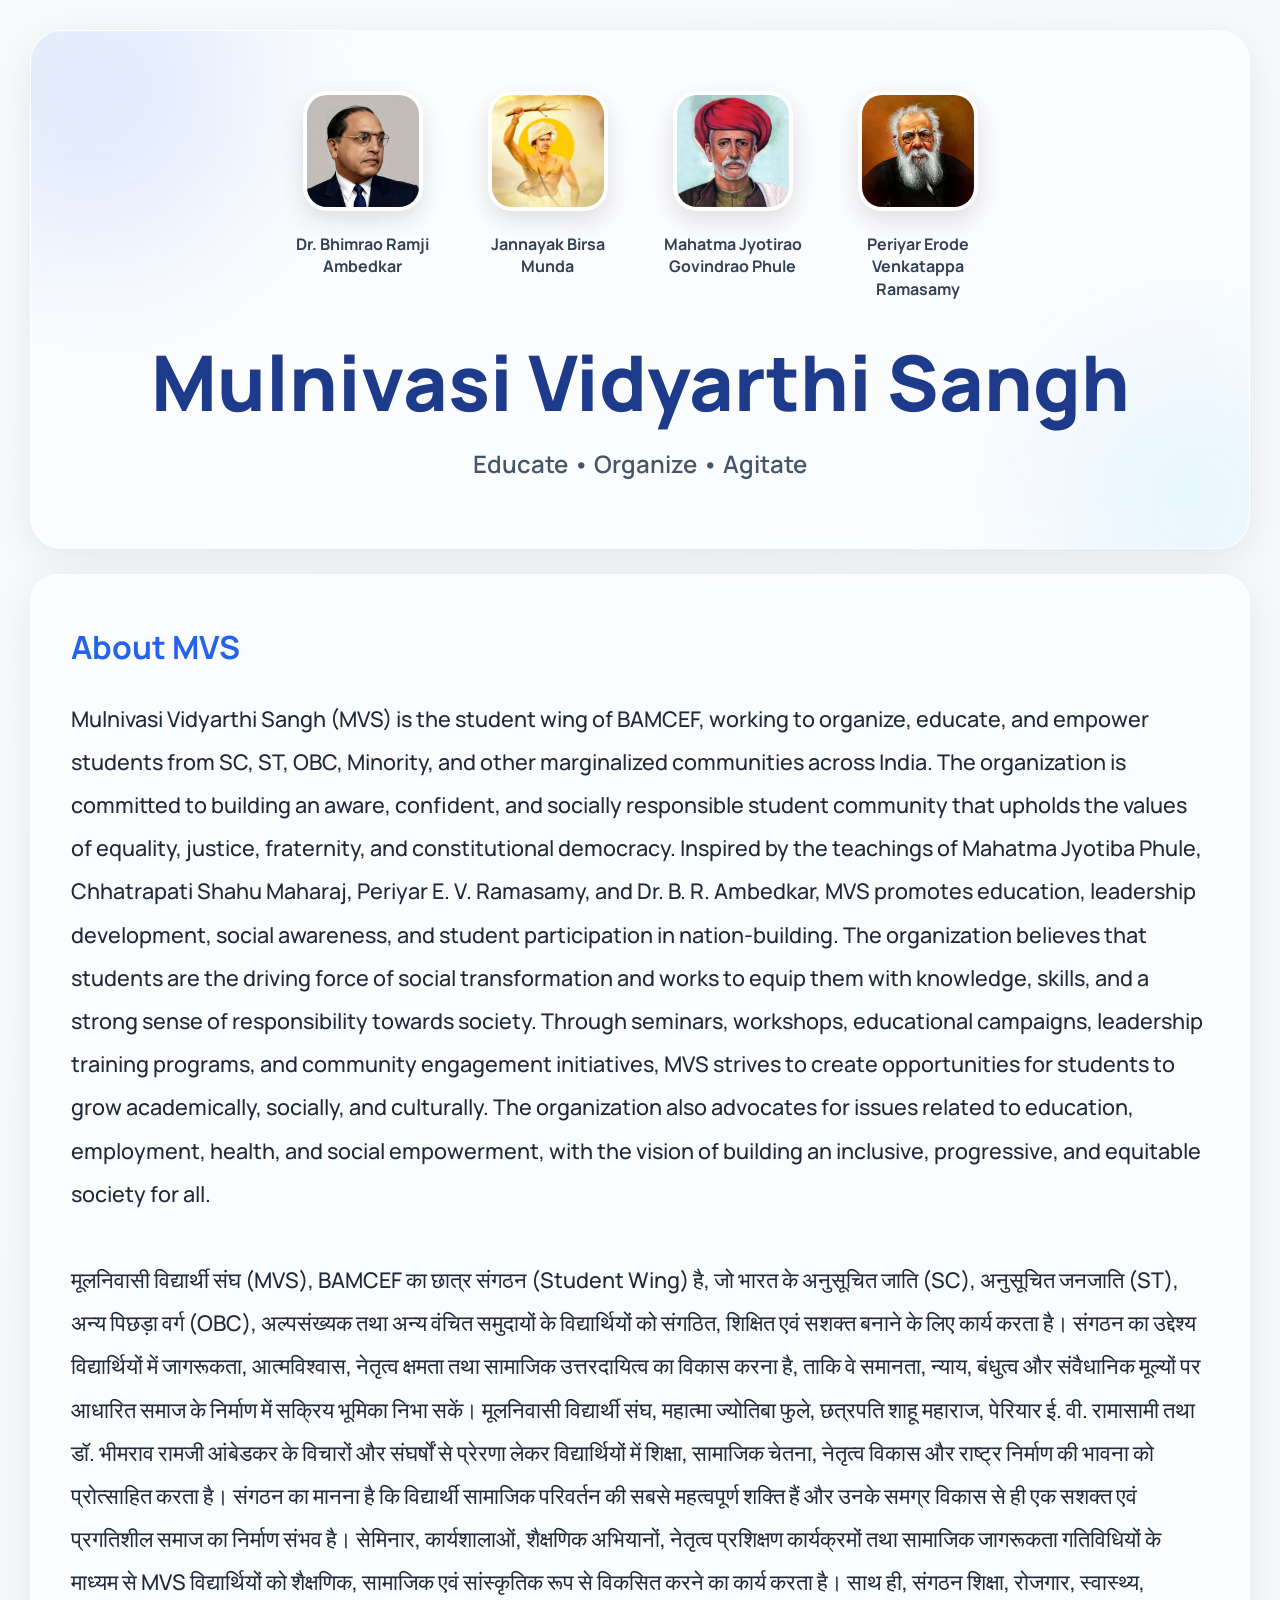
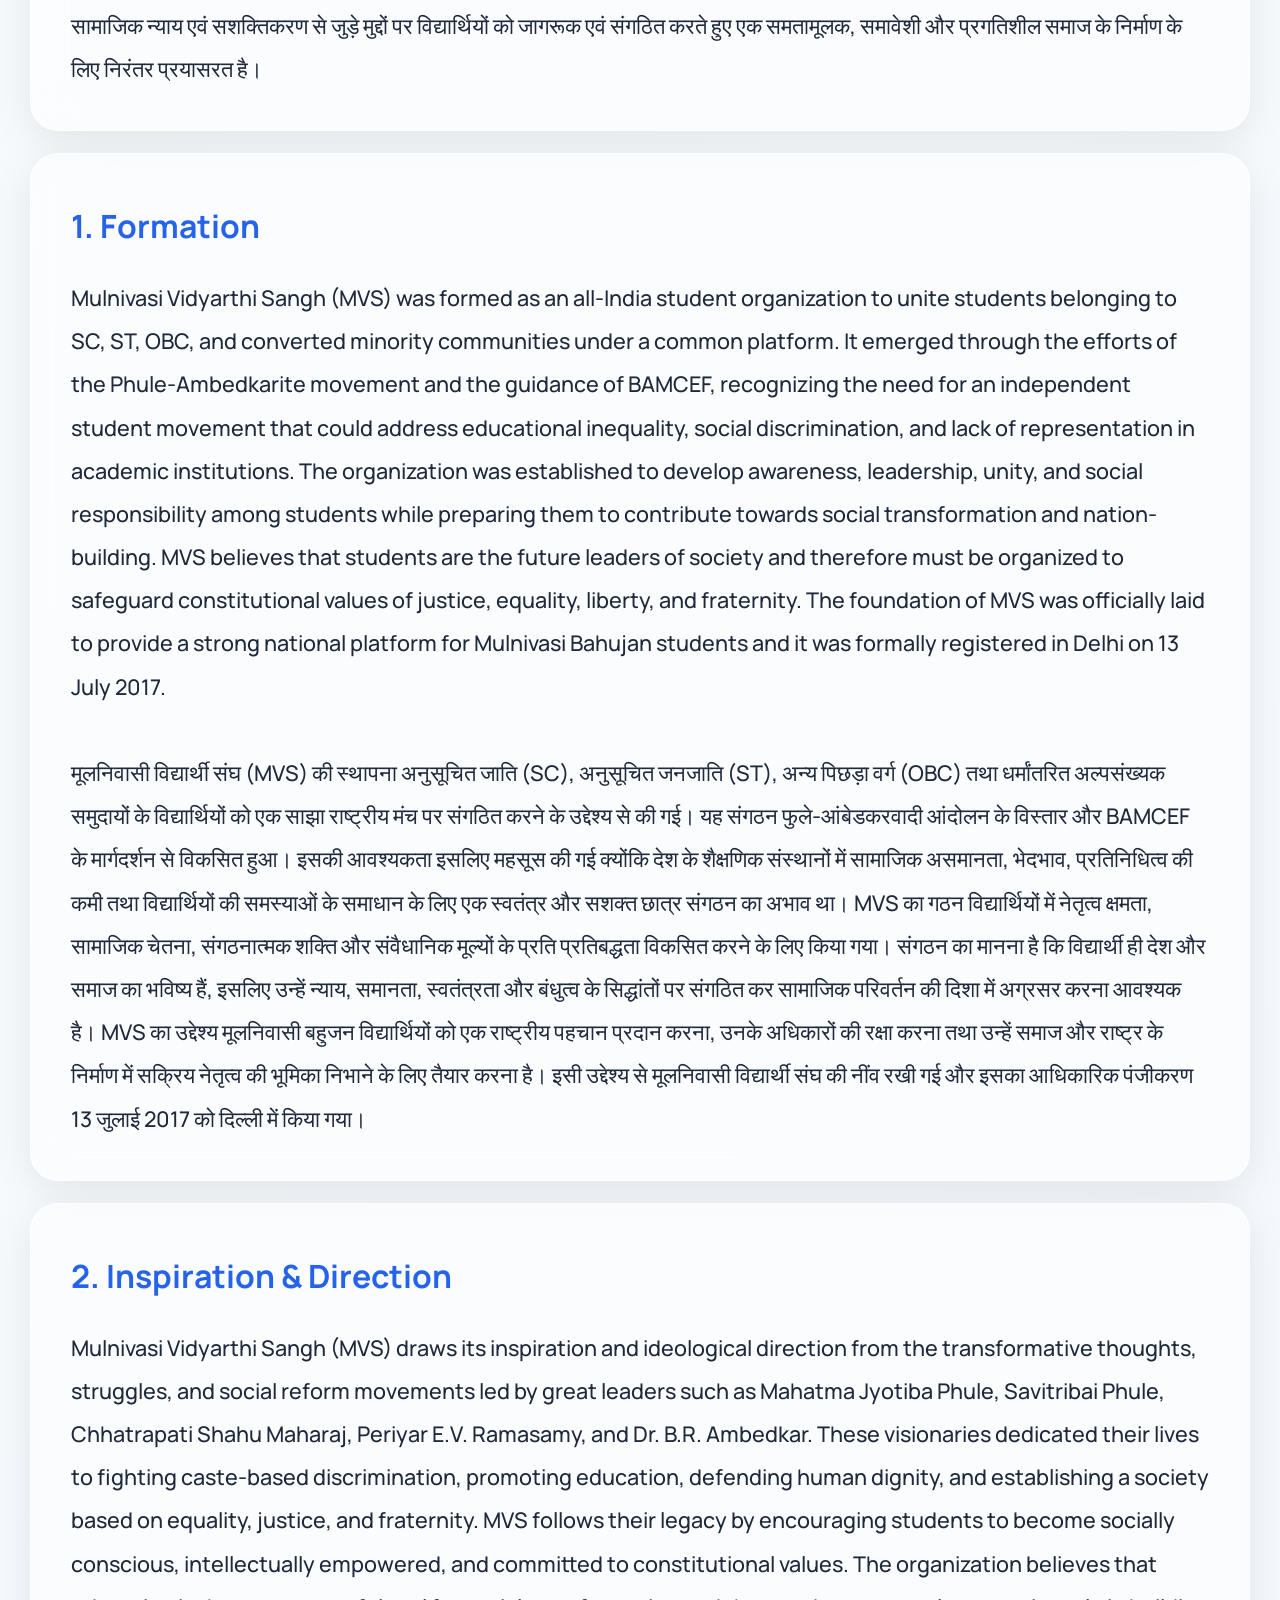
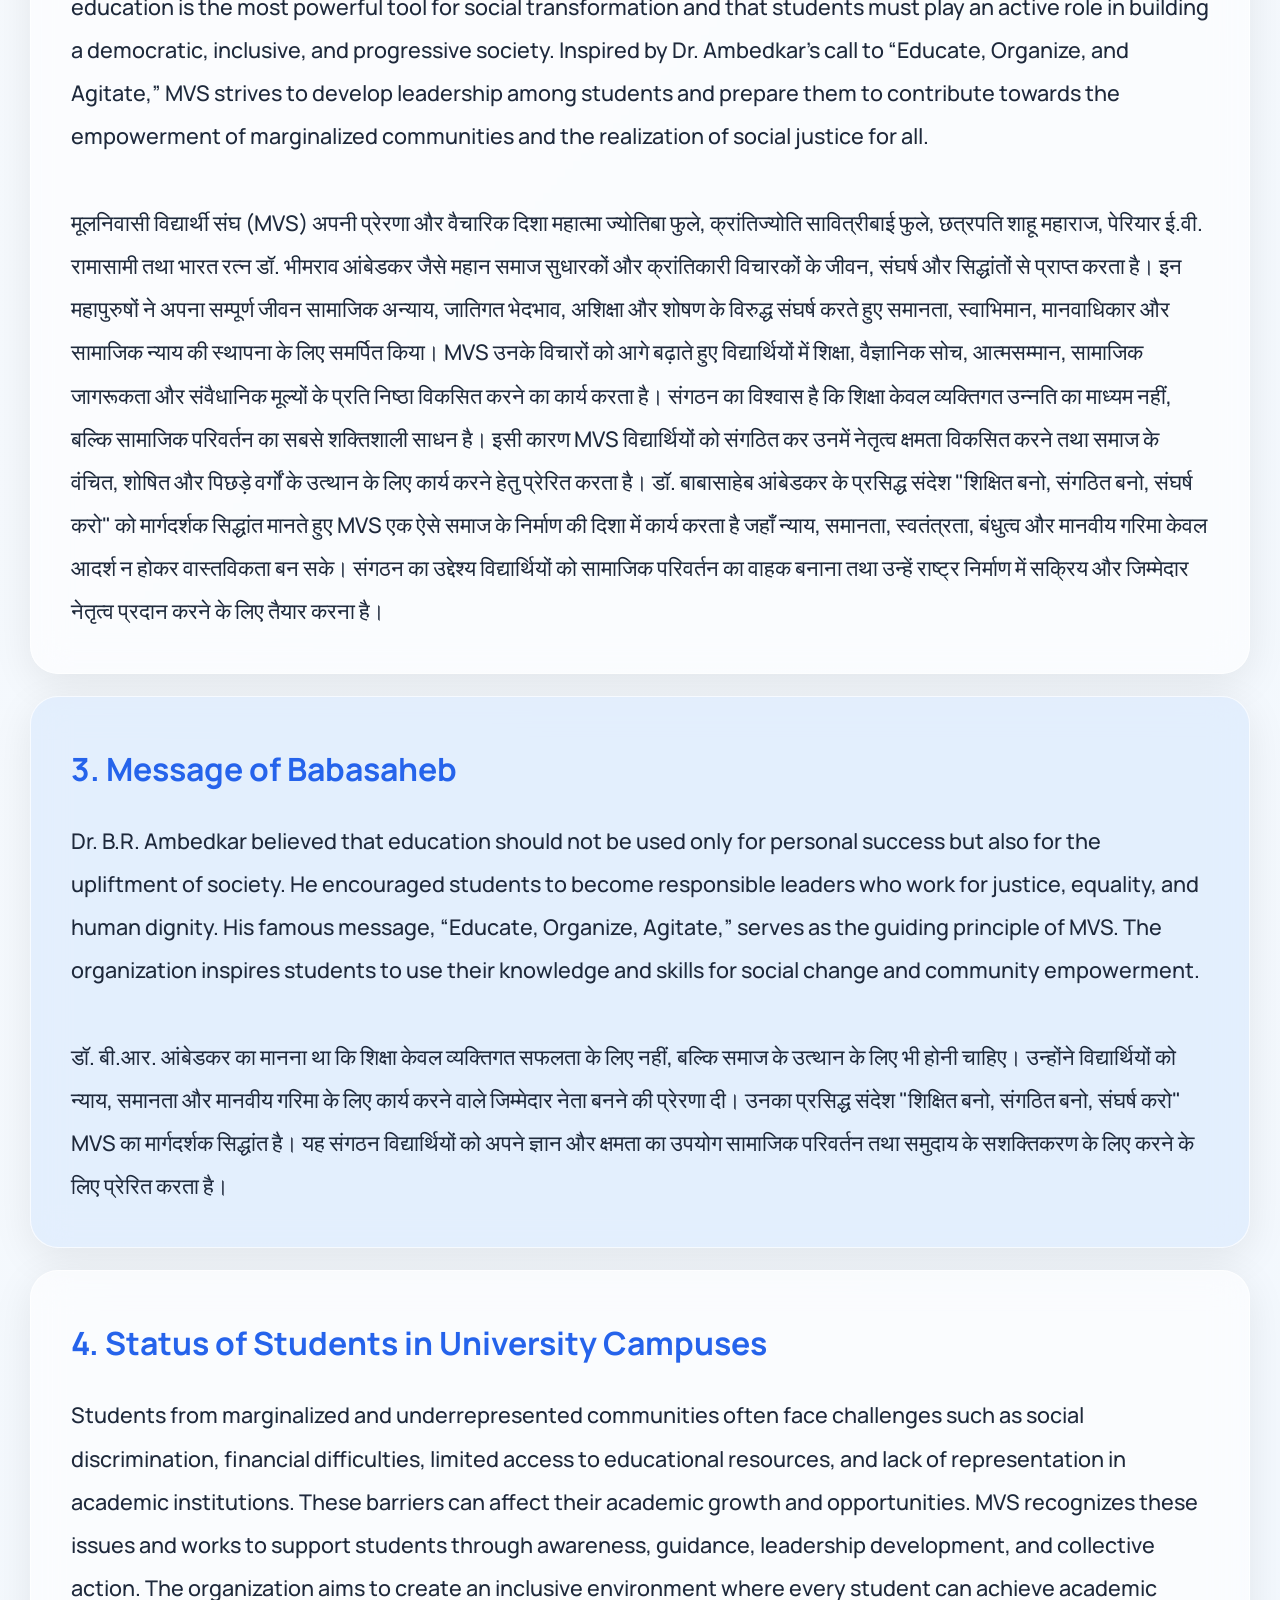
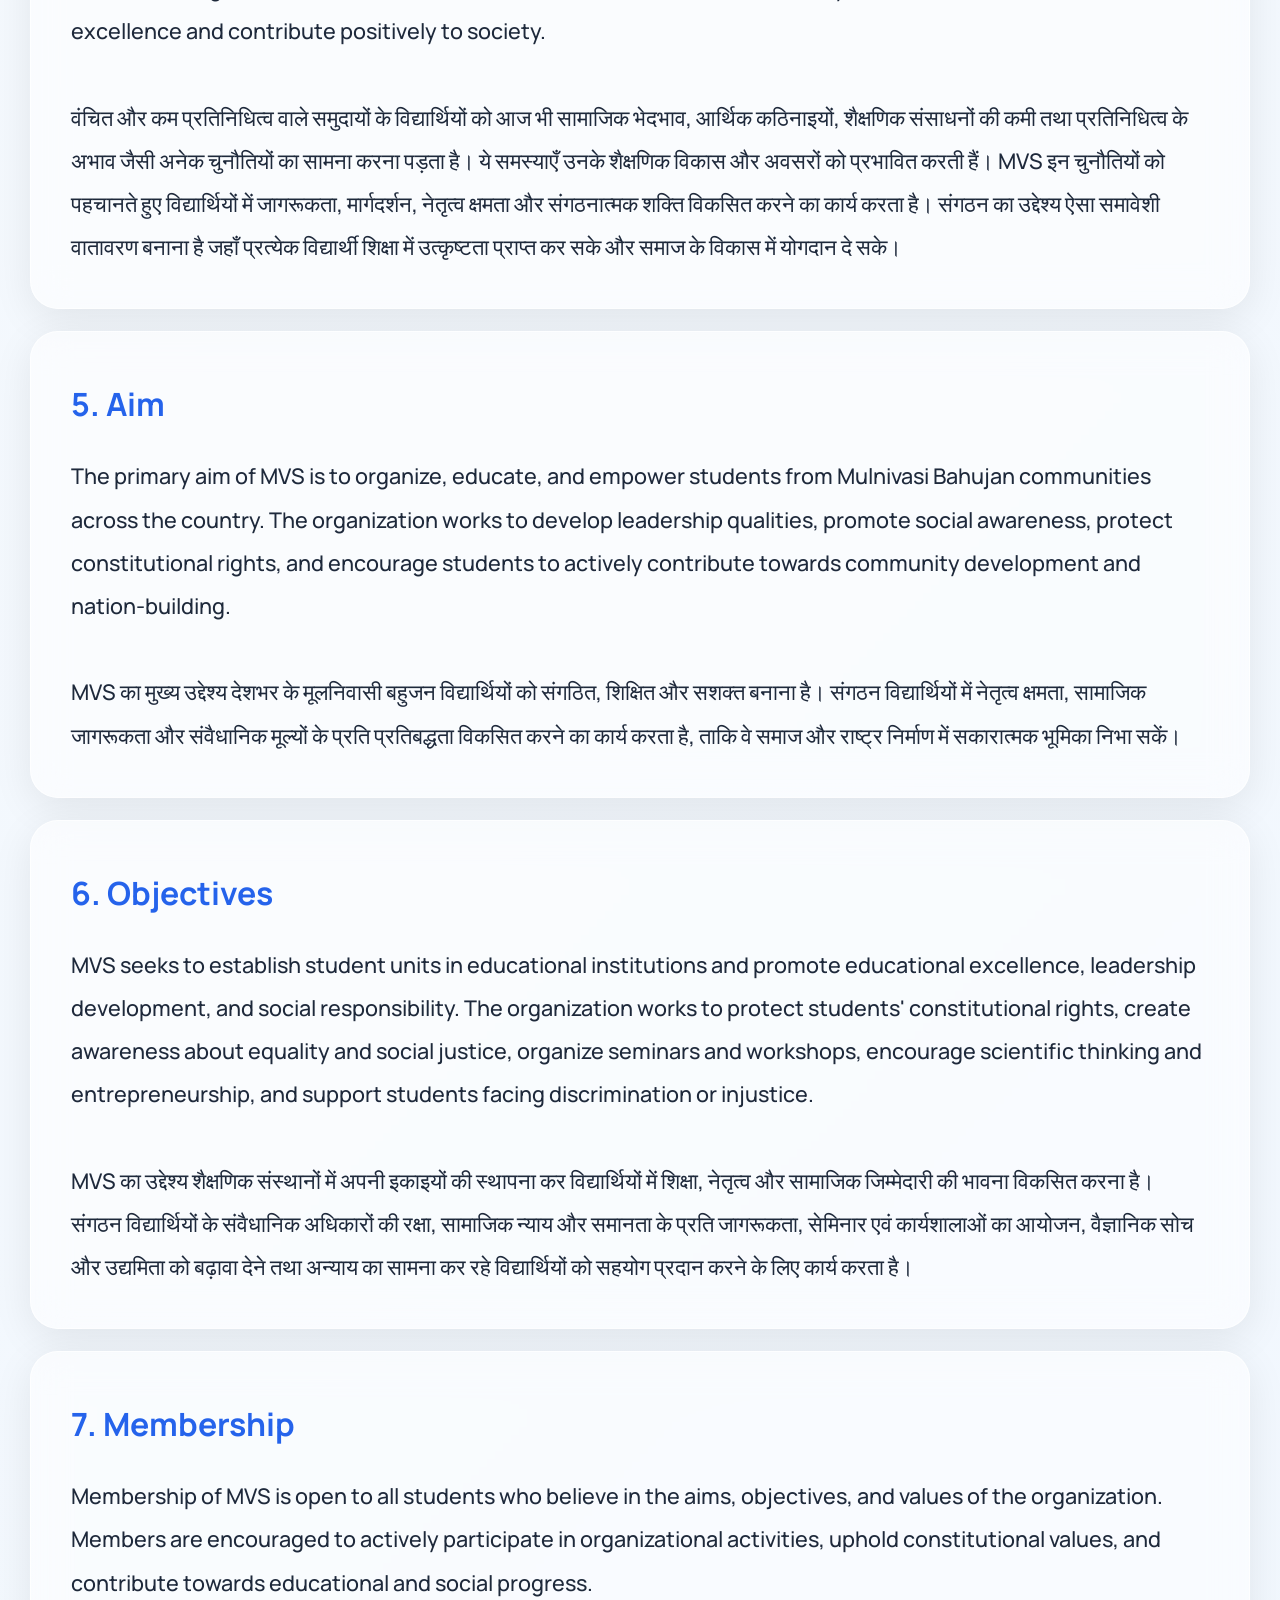
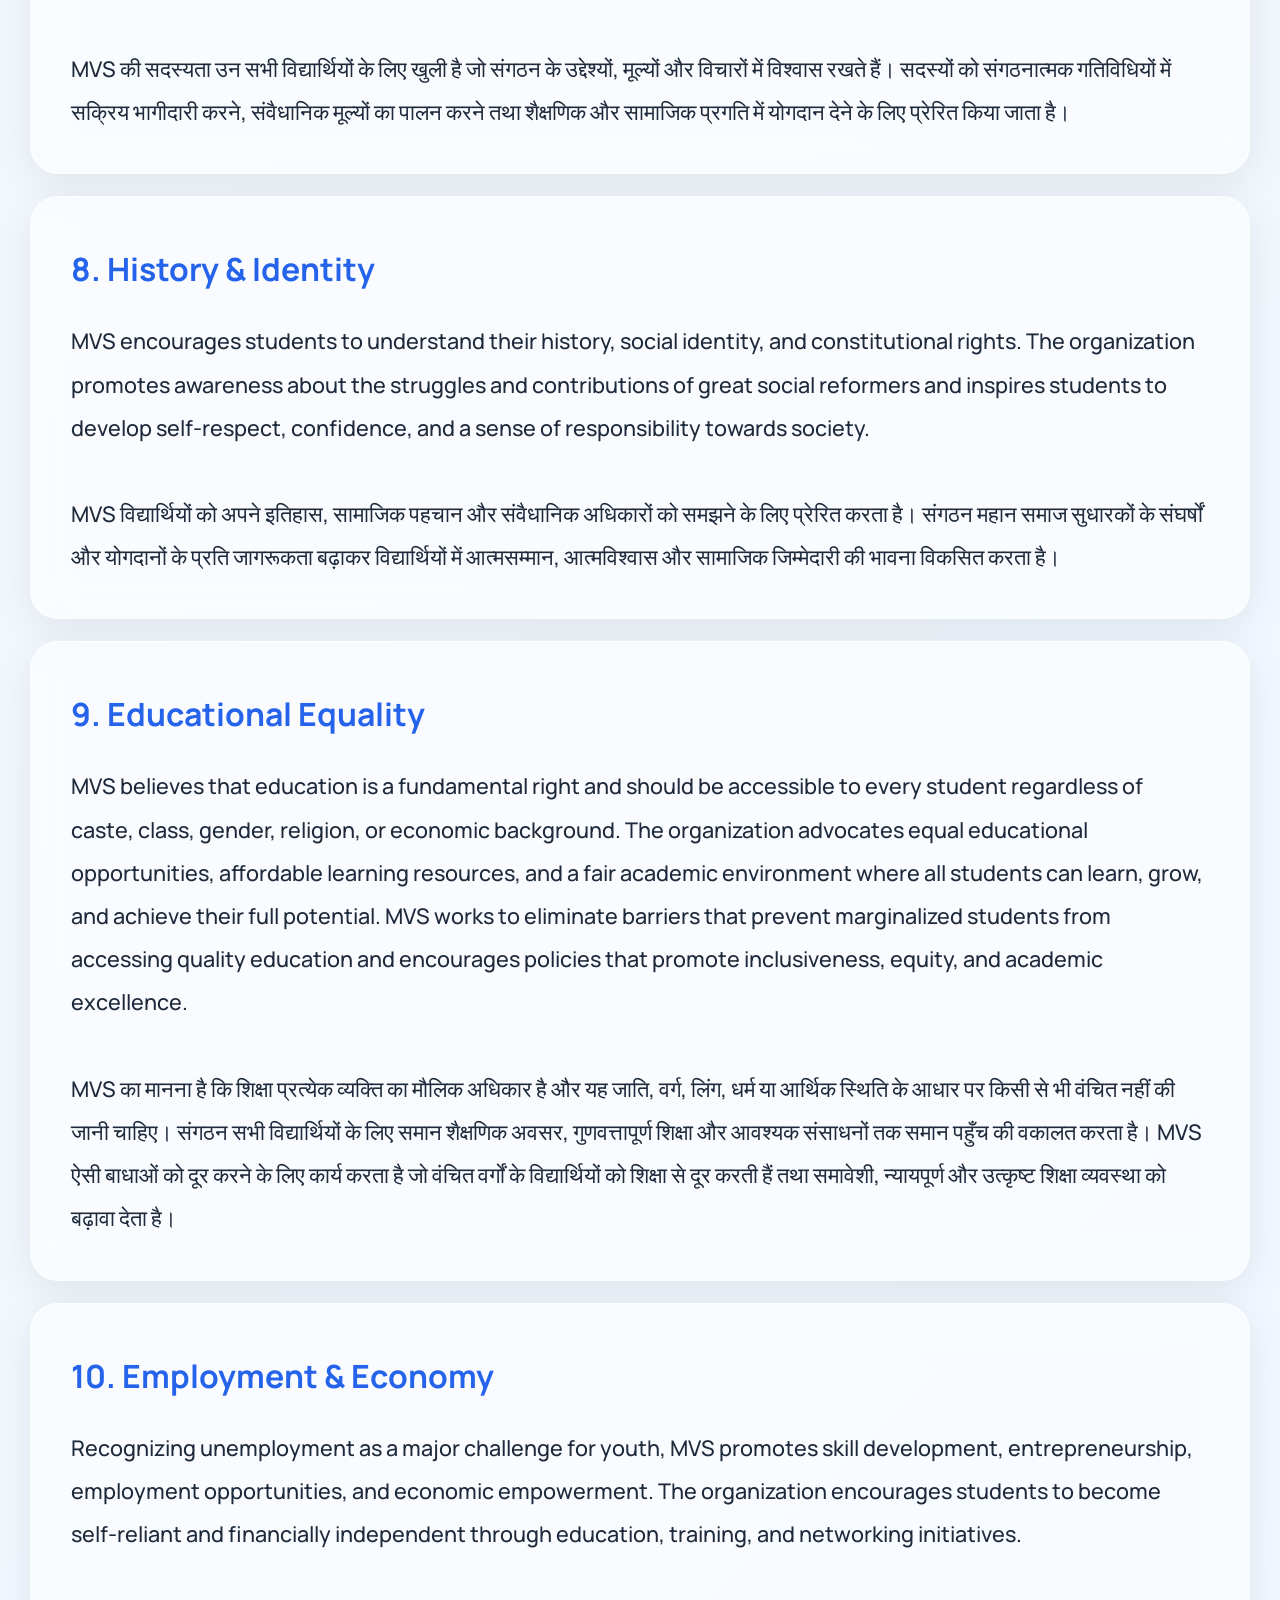
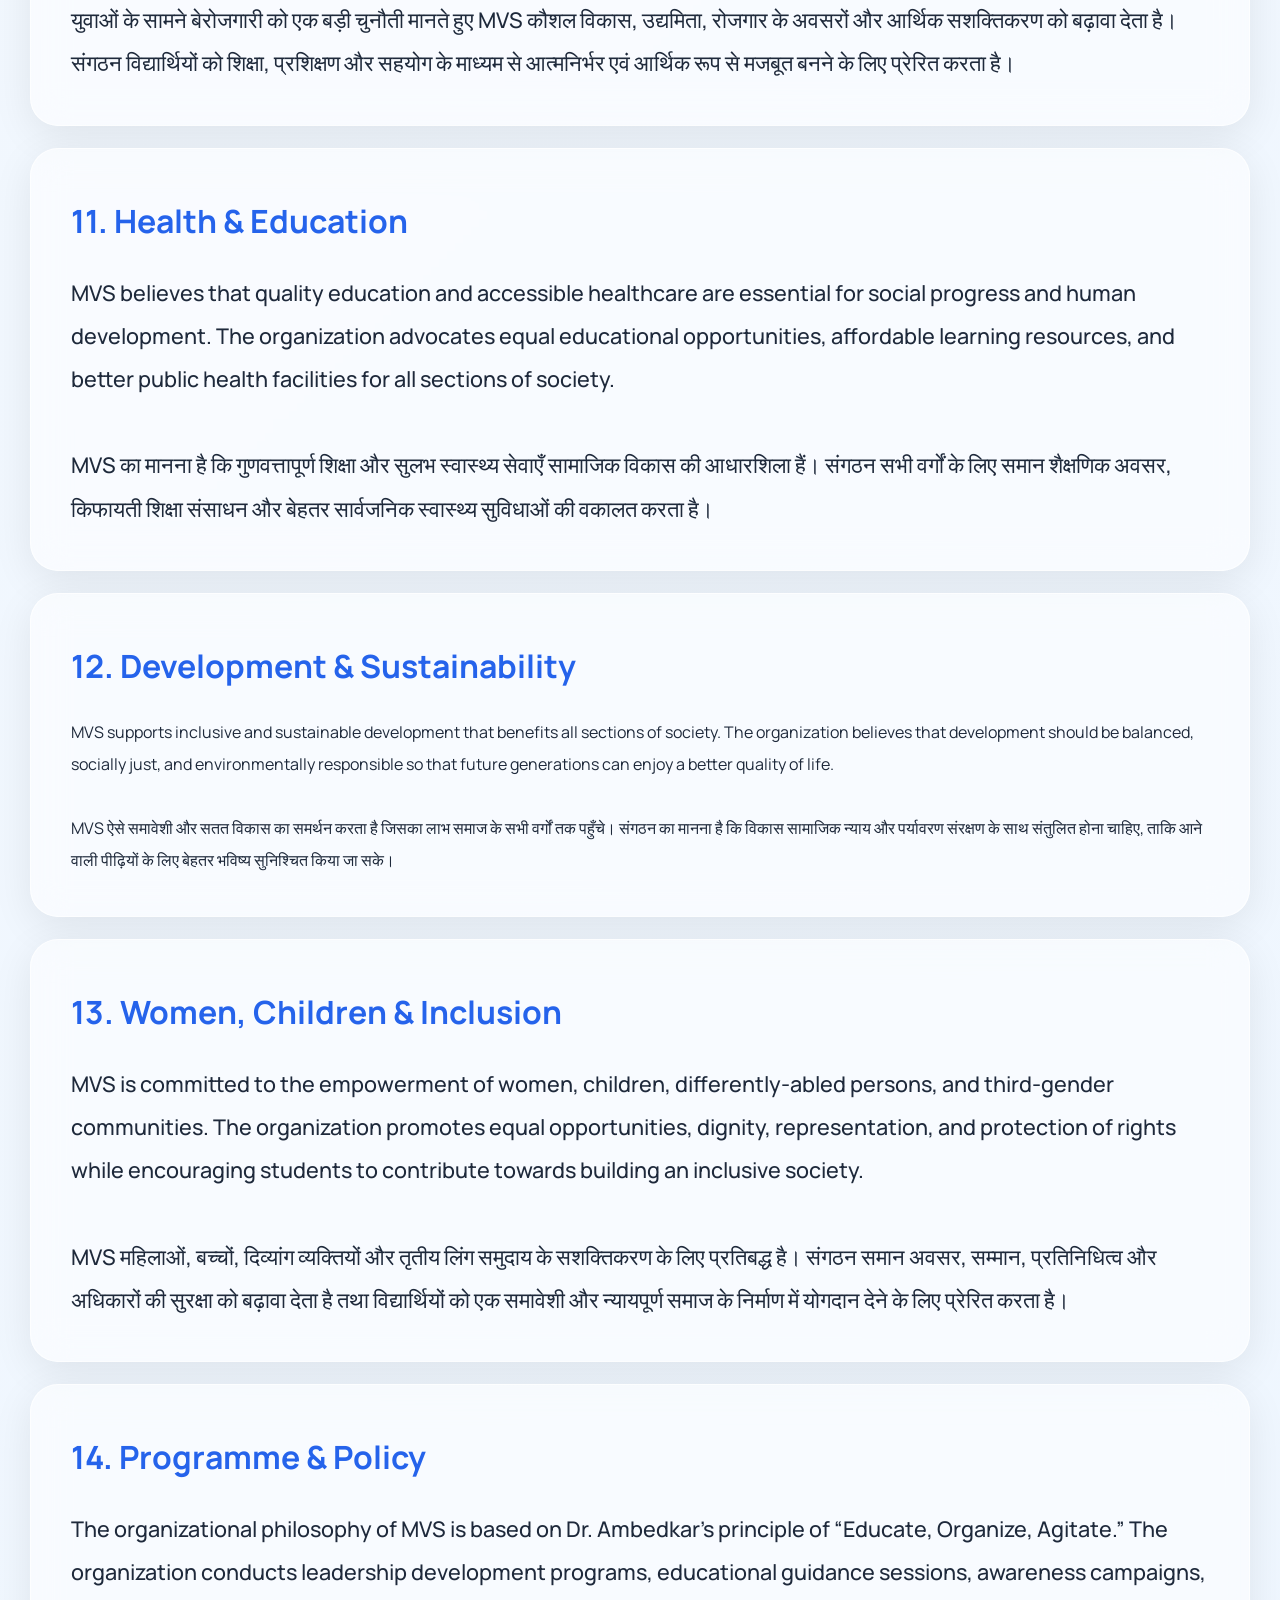
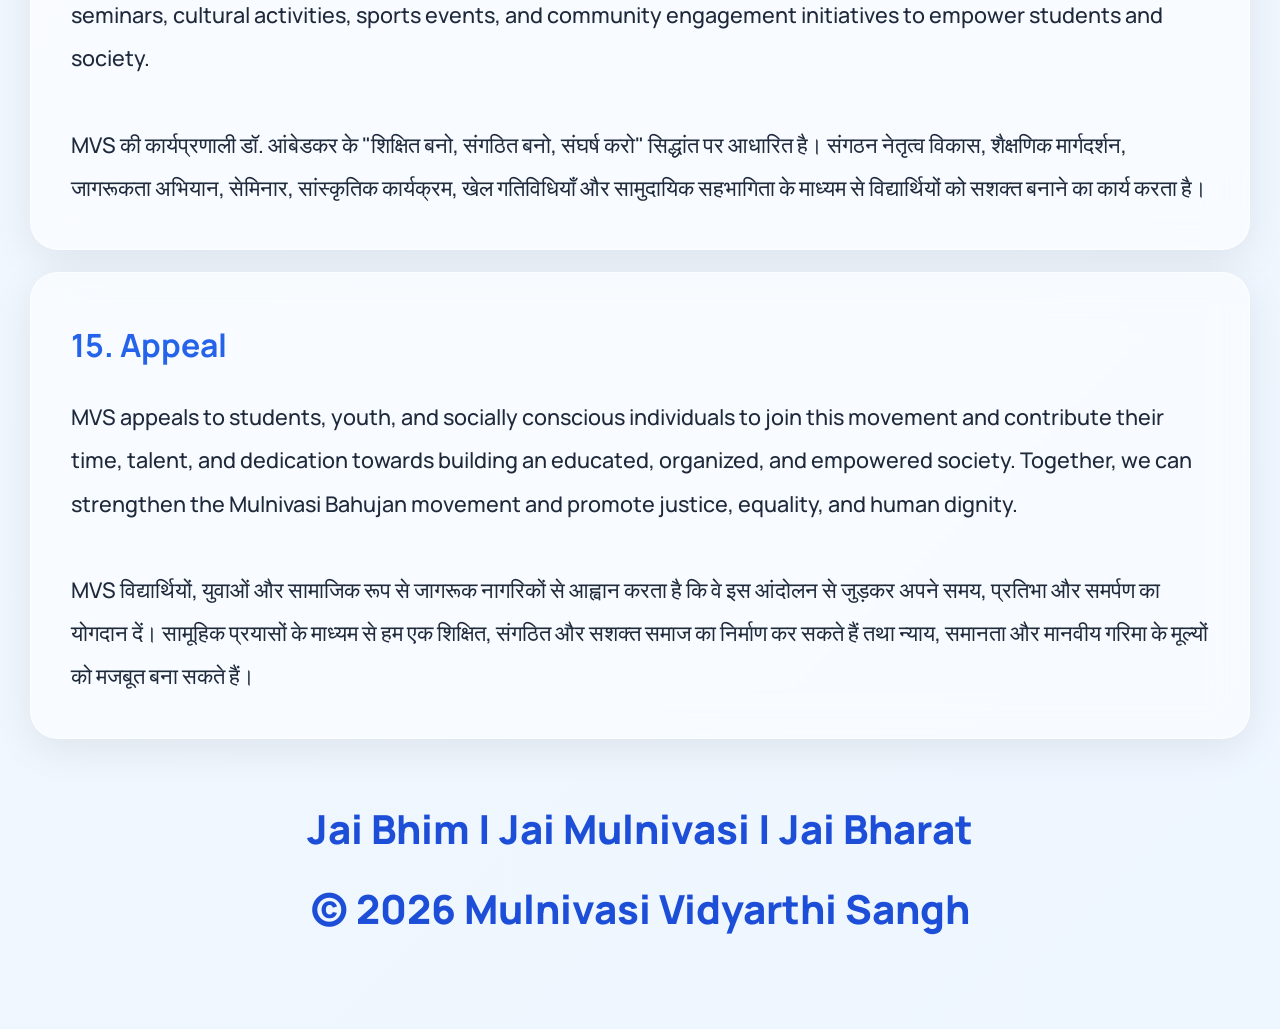
<file: about-mvs.html>
<!DOCTYPE html>
<html lang="en">
<head>
<meta charset="UTF-8">
<meta name="viewport" content="width=device-width, initial-scale=1.0">
<title>About MVS</title>
<link href="https://fonts.googleapis.com/css2?family=Manrope:wght@400;500;600;700;800&display=swap" rel="stylesheet">
<style>
/* =========================
   RESET
========================= */
*{
margin:0;
padding:0;
box-sizing:border-box;
}

/* =========================
   BODY
========================= */
body{
font-family:'Manrope',sans-serif;
background:linear-gradient(135deg,#f8fafc,#eef6ff);
color:#1e293b;
line-height:2;
overflow-x:hidden;
}

/* =========================
   PROGRESS BAR
========================= */
#progress{
position:fixed;
top:0;
left:0;
height:5px;
width:0;
background:linear-gradient(90deg,#2563eb,#38bdf8);
z-index:9999;
}

/* =========================
   CONTAINER
========================= */
.container{
max-width:1500px;
margin:auto;
padding:30px;
}

/* =========================
   GLASS EFFECT
========================= */
.hero,
.card{
background:rgba(255,255,255,.55);
backdrop-filter:blur(18px);
-webkit-backdrop-filter:blur(18px);

border:1px solid rgba(255,255,255,.7);

box-shadow:
0 10px 40px rgba(0,0,0,.08);
}

/* =========================
   HERO SECTION
========================= */
.hero{
border-radius:32px;
padding:60px 40px;
margin-bottom:25px;
text-align:center;
position:relative;
overflow:hidden;
}

/* Hero Background Glow */

.hero::before{
content:"";

position:absolute;

width:350px;
height:350px;

background:rgba(37,99,235,.12);

border-radius:50%;

top:-120px;
left:-120px;

filter:blur(80px);
}

.hero::after{
content:"";

position:absolute;

width:300px;
height:300px;

background:rgba(56,189,248,.10);

border-radius:50%;

bottom:-100px;
right:-100px;

filter:blur(80px);
}

/* =========================
   LEADERS
========================= */
.hero-leaders{
display:flex;
justify-content:center;
align-items:flex-start;
gap:35px;
flex-wrap:wrap;

margin-bottom:40px;

position:relative;
z-index:2;
}

.leader{
text-align:center;
max-width:150px;
}

.leader img{
width:120px;
height:120px;

object-fit:cover;

border-radius:24px;

padding:4px;

background:#fff;

box-shadow:
0 10px 25px rgba(0,0,0,.12);

transition:.35s ease;
}

.leader img:hover{
transform:
translateY(-8px)
scale(1.05);

box-shadow:
0 20px 40px rgba(37,99,235,.18);
}

.leader h4{
margin-top:12px;

font-size:16px;

font-weight:700;

line-height:1.4;

color:#334155;
}

/* =========================
   TITLE
========================= */
.hero h1{
font-size:clamp(3rem,6vw,6rem);

font-weight:800;

line-height:1.1;

margin-bottom:15px;

color:#1e3a8a;

position:relative;
z-index:2;
}

/* =========================
   TAGLINE
========================= */
.tagline{
font-size:1.5rem;

font-weight:600;

color:#475569;

position:relative;
z-index:2;
}

/* =========================
   CARDS
========================= */
.card{
padding:40px;
border-radius:28px;
margin-top:22px;

transition:.3s ease;
}

.card:hover{
transform:translateY(-4px);
}

/* =========================
   HEADINGS
========================= */
h2{
font-size:2rem;

margin-bottom:18px;

color:#2563eb;
}

/* =========================
   TEXT
========================= */
p,
li,
blockquote{
font-size:1.35rem;
font-weight:500;
}

ol{
padding-left:30px;
}

li{
margin-bottom:10px;
}

/* =========================
   QUOTE
========================= */
.quote{
background:
rgba(219,234,254,.65);
}

/* =========================
   FOOTER
========================= */
.footer{
text-align:center;

font-size:2.5rem;

font-weight:800;

padding:50px 0;

color:#1d4ed8;
}

/* =========================
   TABLET
========================= */
@media(max-width:1024px){

.hero h1{
font-size:4rem;
}

.leader img{
width:100px;
height:100px;
}

}

/* =========================
   MOBILE
========================= */
@media(max-width:768px){

.container{
padding:15px;
}

.hero{
padding:35px 20px;
}

.hero-leaders{
gap:20px;
}

.leader{
max-width:100px;
}

.leader img{
width:85px;
height:85px;
border-radius:18px;
}

.leader h4{
font-size:12px;
}

.hero h1{
font-size:2.5rem;
}

.tagline{
font-size:1.1rem;
}

.card{
padding:25px;
}

h2{
font-size:1.6rem;
}

p,
li,
blockquote{
font-size:1.1rem;
}

.footer{
font-size:1.5rem;
}

}

/* =========================
   SMALL MOBILE
========================= */
@media(max-width:480px){

.hero h1{
font-size:2rem;
}

.tagline{
font-size:1rem;
}

.leader img{
width:75px;
height:75px;
}

.leader h4{
font-size:11px;
}

p,
li,
blockquote{
font-size:1rem;
}

}
</style>
</head>
<body>
<div id="progress"></div>
<div class="container">

<section class="hero">
<div class="hero-leaders">
<div class="leader">
<img src="Dr.Ambedkar.png">
<h4>Dr. Bhimrao Ramji Ambedkar </h4>
</div>
<div class="leader">
<img src="Birsa Munda.jpg">
<h4>Jannayak Birsa Munda</h4>
</div>
<div class="leader">
<img src="Jyotibao Phule.jpg">
<h4>Mahatma Jyotirao Govindrao Phule</h4>
</div>
<div class="leader">
<img src="Periyar e Ramasamy.png">
<h4>Periyar Erode Venkatappa Ramasamy </h4>
</div>
</div>
<h1>Mulnivasi Vidyarthi Sangh</h1>
<p class="tagline">Educate • Organize • Agitate</p>
</section>

<div class="card"><h2>About MVS </h2>
<p>Mulnivasi Vidyarthi Sangh (MVS) is the student wing of BAMCEF, working to organize, educate, and empower students from SC, ST, OBC, Minority, and other marginalized communities across India. The organization is committed to building an aware, confident, and socially responsible student community that upholds the values of equality, justice, fraternity, and constitutional democracy.
Inspired by the teachings of Mahatma Jyotiba Phule, Chhatrapati Shahu Maharaj, Periyar E. V. Ramasamy, and Dr. B. R. Ambedkar, MVS promotes education, leadership development, social awareness, and student participation in nation-building. The organization believes that students are the driving force of social transformation and works to equip them with knowledge, skills, and a strong sense of responsibility towards society.
Through seminars, workshops, educational campaigns, leadership training programs, and community engagement initiatives, MVS strives to create opportunities for students to grow academically, socially, and culturally. The organization also advocates for issues related to education, employment, health, and social empowerment, with the vision of building an inclusive, progressive, and equitable society for all.
<br>
<br>
मूलनिवासी विद्यार्थी संघ (MVS), BAMCEF का छात्र संगठन (Student Wing) है, जो भारत के अनुसूचित जाति (SC), अनुसूचित जनजाति (ST), अन्य पिछड़ा वर्ग (OBC), अल्पसंख्यक तथा अन्य वंचित समुदायों के विद्यार्थियों को संगठित, शिक्षित एवं सशक्त बनाने के लिए कार्य करता है। संगठन का उद्देश्य विद्यार्थियों में जागरूकता, आत्मविश्वास, नेतृत्व क्षमता तथा सामाजिक उत्तरदायित्व का विकास करना है, ताकि वे समानता, न्याय, बंधुत्व और संवैधानिक मूल्यों पर आधारित समाज के निर्माण में सक्रिय भूमिका निभा सकें।
मूलनिवासी विद्यार्थी संघ, महात्मा ज्योतिबा फुले, छत्रपति शाहू महाराज, पेरियार ई. वी. रामासामी तथा डॉ. भीमराव रामजी आंबेडकर के विचारों और संघर्षों से प्रेरणा लेकर विद्यार्थियों में शिक्षा, सामाजिक चेतना, नेतृत्व विकास और राष्ट्र निर्माण की भावना को प्रोत्साहित करता है। संगठन का मानना है कि विद्यार्थी सामाजिक परिवर्तन की सबसे महत्वपूर्ण शक्ति हैं और उनके समग्र विकास से ही एक सशक्त एवं प्रगतिशील समाज का निर्माण संभव है।
सेमिनार, कार्यशालाओं, शैक्षणिक अभियानों, नेतृत्व प्रशिक्षण कार्यक्रमों तथा सामाजिक जागरूकता गतिविधियों के माध्यम से MVS विद्यार्थियों को शैक्षणिक, सामाजिक एवं सांस्कृतिक रूप से विकसित करने का कार्य करता है। साथ ही, संगठन शिक्षा, रोजगार, स्वास्थ्य, सामाजिक न्याय एवं सशक्तिकरण से जुड़े मुद्दों पर विद्यार्थियों को जागरूक एवं संगठित करते हुए एक समतामूलक, समावेशी और प्रगतिशील समाज के निर्माण के लिए निरंतर प्रयासरत है।</p></div>
<div class="card"><h2>1. Formation </h2><p>Mulnivasi Vidyarthi Sangh (MVS) was formed as an all-India student organization to unite students belonging to SC, ST, OBC, and converted minority communities under a common platform. It emerged through the efforts of the Phule-Ambedkarite movement and the guidance of BAMCEF, 
    recognizing the need for an independent student movement that could address educational inequality, social discrimination, and lack of representation in academic institutions. The organization was established to develop awareness, leadership, unity, and social responsibility among students while preparing them to contribute towards social transformation and nation-building. 
    MVS believes that students are the future leaders of society and therefore must be organized to safeguard constitutional values of justice, equality, liberty, and fraternity. The foundation of MVS was officially laid to provide a strong national platform for Mulnivasi Bahujan students and it was formally registered in Delhi on 13 July 2017.
<br>
<br>
    मूलनिवासी विद्यार्थी संघ (MVS) की स्थापना अनुसूचित जाति (SC), अनुसूचित जनजाति (ST), अन्य पिछड़ा वर्ग (OBC) तथा धर्मांतरित अल्पसंख्यक समुदायों के विद्यार्थियों को एक साझा राष्ट्रीय मंच पर संगठित करने के उद्देश्य से की गई। 
यह संगठन फुले-आंबेडकरवादी आंदोलन के विस्तार और BAMCEF के मार्गदर्शन से विकसित हुआ। इसकी आवश्यकता इसलिए महसूस की गई क्योंकि देश के शैक्षणिक संस्थानों में सामाजिक असमानता, भेदभाव, प्रतिनिधित्व की कमी तथा विद्यार्थियों की समस्याओं के समाधान के लिए एक स्वतंत्र और सशक्त छात्र संगठन का अभाव था।
MVS का गठन विद्यार्थियों में नेतृत्व क्षमता, सामाजिक चेतना, संगठनात्मक शक्ति और संवैधानिक मूल्यों के प्रति प्रतिबद्धता विकसित करने के लिए किया गया। 
संगठन का मानना है कि विद्यार्थी ही देश और समाज का भविष्य हैं, इसलिए उन्हें न्याय, समानता, स्वतंत्रता और बंधुत्व के सिद्धांतों पर संगठित कर सामाजिक परिवर्तन की दिशा में अग्रसर करना आवश्यक है। 
MVS का उद्देश्य मूलनिवासी बहुजन विद्यार्थियों को एक राष्ट्रीय पहचान प्रदान करना, उनके अधिकारों की रक्षा करना तथा उन्हें समाज और राष्ट्र के निर्माण में सक्रिय नेतृत्व की भूमिका निभाने के लिए तैयार करना है। 
इसी उद्देश्य से मूलनिवासी विद्यार्थी संघ की नींव रखी गई और इसका आधिकारिक पंजीकरण 13 जुलाई 2017 को दिल्ली में किया गया।
</p></div>
    <div class="card"><h2>2. Inspiration & Direction</h2><p>Mulnivasi Vidyarthi Sangh (MVS) draws its inspiration and ideological direction from the transformative thoughts, struggles, and social reform movements led by great leaders such as Mahatma Jyotiba Phule, Savitribai Phule, Chhatrapati Shahu Maharaj, Periyar E.V. Ramasamy, and Dr. B.R. Ambedkar. These visionaries dedicated their lives to fighting caste-based discrimination, promoting education, defending human dignity, and establishing a society based on equality, justice, and fraternity.

MVS follows their legacy by encouraging students to become socially conscious, intellectually empowered, and committed to constitutional values. The organization believes that education is the most powerful tool for social transformation and that students must play an active role in building a democratic, inclusive, and progressive society. Inspired by Dr. Ambedkar's call to “Educate, Organize, and Agitate,” MVS strives to develop leadership among students and prepare them to contribute towards the empowerment of marginalized communities and the realization of social justice for all.
<br>
<br>
मूलनिवासी विद्यार्थी संघ (MVS) अपनी प्रेरणा और वैचारिक दिशा महात्मा ज्योतिबा फुले, क्रांतिज्योति सावित्रीबाई फुले, छत्रपति शाहू महाराज, पेरियार ई.वी. रामासामी तथा भारत रत्न डॉ. भीमराव आंबेडकर जैसे महान समाज सुधारकों और क्रांतिकारी विचारकों के जीवन, संघर्ष और सिद्धांतों से प्राप्त करता है। इन महापुरुषों ने अपना सम्पूर्ण जीवन सामाजिक अन्याय, जातिगत भेदभाव, अशिक्षा और शोषण के विरुद्ध संघर्ष करते हुए समानता, स्वाभिमान, मानवाधिकार और सामाजिक न्याय की स्थापना के लिए समर्पित किया।

MVS उनके विचारों को आगे बढ़ाते हुए विद्यार्थियों में शिक्षा, वैज्ञानिक सोच, आत्मसम्मान, सामाजिक जागरूकता और संवैधानिक मूल्यों के प्रति निष्ठा विकसित करने का कार्य करता है। संगठन का विश्वास है कि शिक्षा केवल व्यक्तिगत उन्नति का माध्यम नहीं, बल्कि सामाजिक परिवर्तन का सबसे शक्तिशाली साधन है। इसी कारण MVS विद्यार्थियों को संगठित कर उनमें नेतृत्व क्षमता विकसित करने तथा समाज के वंचित, शोषित और पिछड़े वर्गों के उत्थान के लिए कार्य करने हेतु प्रेरित करता है।

डॉ. बाबासाहेब आंबेडकर के प्रसिद्ध संदेश "शिक्षित बनो, संगठित बनो, संघर्ष करो" को मार्गदर्शक सिद्धांत मानते हुए MVS एक ऐसे समाज के निर्माण की दिशा में कार्य करता है जहाँ न्याय, समानता, स्वतंत्रता, बंधुत्व और मानवीय गरिमा केवल आदर्श न होकर वास्तविकता बन सके। संगठन का उद्देश्य विद्यार्थियों को सामाजिक परिवर्तन का वाहक बनाना तथा उन्हें राष्ट्र निर्माण में सक्रिय और जिम्मेदार नेतृत्व प्रदान करने के लिए तैयार करना है।
</p></div>
<div class="card quote"><h2>3. Message of Babasaheb</h2><blockquote>Dr. B.R. Ambedkar believed that education should not be used only for personal success but also for the upliftment of society. He encouraged students to become responsible leaders who work for justice, equality, and human dignity. His famous message, “Educate, Organize, Agitate,” serves as the guiding principle of MVS. The organization inspires students to use their knowledge and skills for social change and community empowerment.
<br>
<br>
डॉ. बी.आर. आंबेडकर का मानना था कि शिक्षा केवल व्यक्तिगत सफलता के लिए नहीं, बल्कि समाज के उत्थान के लिए भी होनी चाहिए। उन्होंने विद्यार्थियों को न्याय, समानता और मानवीय गरिमा के लिए कार्य करने वाले जिम्मेदार नेता बनने की प्रेरणा दी। उनका प्रसिद्ध संदेश "शिक्षित बनो, संगठित बनो, संघर्ष करो" MVS का मार्गदर्शक सिद्धांत है। यह संगठन विद्यार्थियों को अपने ज्ञान और क्षमता का उपयोग सामाजिक परिवर्तन तथा समुदाय के सशक्तिकरण के लिए करने के लिए प्रेरित करता है।
</blockquote></div>
<div class="card"><h2>4. Status of Students in University Campuses</h2><p>Students from marginalized and underrepresented communities often face challenges such as social discrimination, financial difficulties, limited access to educational resources, and lack of representation in academic institutions. These barriers can affect their academic growth and opportunities. MVS recognizes these issues and works to support students through awareness, guidance, leadership development, and collective action. The organization aims to create an inclusive environment where every student can achieve academic excellence and contribute positively to society.
    <br>
    <br>
वंचित और कम प्रतिनिधित्व वाले समुदायों के विद्यार्थियों को आज भी सामाजिक भेदभाव, आर्थिक कठिनाइयों, शैक्षणिक संसाधनों की कमी तथा प्रतिनिधित्व के अभाव जैसी अनेक चुनौतियों का सामना करना पड़ता है। ये समस्याएँ उनके शैक्षणिक विकास और अवसरों को प्रभावित करती हैं। MVS इन चुनौतियों को पहचानते हुए विद्यार्थियों में जागरूकता, मार्गदर्शन, नेतृत्व क्षमता और संगठनात्मक शक्ति विकसित करने का कार्य करता है। संगठन का उद्देश्य ऐसा समावेशी वातावरण बनाना है जहाँ प्रत्येक विद्यार्थी शिक्षा में उत्कृष्टता प्राप्त कर सके और समाज के विकास में योगदान दे सके।</p></div>
<div class="card"><h2>5. Aim</h2><p>The primary aim of MVS is to organize, educate, and empower students from Mulnivasi Bahujan communities across the country. The organization works to develop leadership qualities, promote social awareness, protect constitutional rights, and encourage students to actively contribute towards community development and nation-building.
<br>
    <br>
MVS का मुख्य उद्देश्य देशभर के मूलनिवासी बहुजन विद्यार्थियों को संगठित, शिक्षित और सशक्त बनाना है। संगठन विद्यार्थियों में नेतृत्व क्षमता, सामाजिक जागरूकता और संवैधानिक मूल्यों के प्रति प्रतिबद्धता विकसित करने का कार्य करता है, ताकि वे समाज और राष्ट्र निर्माण में सकारात्मक भूमिका निभा सकें।</p></div>
<div class="card"><h2>6. Objectives</h2><p>MVS seeks to establish student units in educational institutions and promote educational excellence, leadership development, and social responsibility. The organization works to protect students' constitutional rights, create awareness about equality and social justice, organize seminars and workshops, encourage scientific thinking and entrepreneurship, and support students facing discrimination or injustice.
<br>
    <br>
MVS का उद्देश्य शैक्षणिक संस्थानों में अपनी इकाइयों की स्थापना कर विद्यार्थियों में शिक्षा, नेतृत्व और सामाजिक जिम्मेदारी की भावना विकसित करना है। संगठन विद्यार्थियों के संवैधानिक अधिकारों की रक्षा, सामाजिक न्याय और समानता के प्रति जागरूकता, सेमिनार एवं कार्यशालाओं का आयोजन, वैज्ञानिक सोच और उद्यमिता को बढ़ावा देने तथा अन्याय का सामना कर रहे विद्यार्थियों को सहयोग प्रदान करने के लिए कार्य करता है।</p></div>
<div class="card"><h2>7. Membership</h2><p>Membership of MVS is open to all students who believe in the aims, objectives, and values of the organization. Members are encouraged to actively participate in organizational activities, uphold constitutional values, and contribute towards educational and social progress.
<br>
    <br>
MVS की सदस्यता उन सभी विद्यार्थियों के लिए खुली है जो संगठन के उद्देश्यों, मूल्यों और विचारों में विश्वास रखते हैं। सदस्यों को संगठनात्मक गतिविधियों में सक्रिय भागीदारी करने, संवैधानिक मूल्यों का पालन करने तथा शैक्षणिक और सामाजिक प्रगति में योगदान देने के लिए प्रेरित किया जाता है।</p></div>
<div class="card"><h2>8. History & Identity</h2><p>MVS encourages students to understand their history, social identity, and constitutional rights. The organization promotes awareness about the struggles and contributions of great social reformers and inspires students to develop self-respect, confidence, and a sense of responsibility towards society.
<br>
    <br>
MVS विद्यार्थियों को अपने इतिहास, सामाजिक पहचान और संवैधानिक अधिकारों को समझने के लिए प्रेरित करता है। संगठन महान समाज सुधारकों के संघर्षों और योगदानों के प्रति जागरूकता बढ़ाकर विद्यार्थियों में आत्मसम्मान, आत्मविश्वास और सामाजिक जिम्मेदारी की भावना विकसित करता है।</p></div>
<div class="card"><h2>9. Educational Equality</h2><p>MVS believes that education is a fundamental right and should be accessible to every student regardless of caste, class, gender, religion, or economic background. The organization advocates equal educational opportunities, affordable learning resources, and a fair academic environment where all students can learn, grow, and achieve their full potential. MVS works to eliminate barriers that prevent marginalized students from accessing quality education and encourages policies that promote inclusiveness, equity, and academic excellence.
<br>
    <br>
MVS का मानना है कि शिक्षा प्रत्येक व्यक्ति का मौलिक अधिकार है और यह जाति, वर्ग, लिंग, धर्म या आर्थिक स्थिति के आधार पर किसी से भी वंचित नहीं की जानी चाहिए। संगठन सभी विद्यार्थियों के लिए समान शैक्षणिक अवसर, गुणवत्तापूर्ण शिक्षा और आवश्यक संसाधनों तक समान पहुँच की वकालत करता है। MVS ऐसी बाधाओं को दूर करने के लिए कार्य करता है जो वंचित वर्गों के विद्यार्थियों को शिक्षा से दूर करती हैं तथा समावेशी, न्यायपूर्ण और उत्कृष्ट शिक्षा व्यवस्था को बढ़ावा देता है।</p></div>
<div class="card"><h2>10. Employment & Economy</h2><p>Recognizing unemployment as a major challenge for youth, MVS promotes skill development, entrepreneurship, employment opportunities, and economic empowerment. The organization encourages students to become self-reliant and financially independent through education, training, and networking initiatives.
<br>
    <br>
युवाओं के सामने बेरोजगारी को एक बड़ी चुनौती मानते हुए MVS कौशल विकास, उद्यमिता, रोजगार के अवसरों और आर्थिक सशक्तिकरण को बढ़ावा देता है। संगठन विद्यार्थियों को शिक्षा, प्रशिक्षण और सहयोग के माध्यम से आत्मनिर्भर एवं आर्थिक रूप से मजबूत बनने के लिए प्रेरित करता है।</p></div>
<div class="card"><h2>11. Health & Education</h2><p>MVS believes that quality education and accessible healthcare are essential for social progress and human development. The organization advocates equal educational opportunities, affordable learning resources, and better public health facilities for all sections of society.
<br>
    <br>
MVS का मानना है कि गुणवत्तापूर्ण शिक्षा और सुलभ स्वास्थ्य सेवाएँ सामाजिक विकास की आधारशिला हैं। संगठन सभी वर्गों के लिए समान शैक्षणिक अवसर, किफायती शिक्षा संसाधन और बेहतर सार्वजनिक स्वास्थ्य सुविधाओं की वकालत करता है।</p></div>
<div class="card"><h2>12. Development & Sustainability</h2>MVS supports inclusive and sustainable development that benefits all sections of society. The organization believes that development should be balanced, socially just, and environmentally responsible so that future generations can enjoy a better quality of life.
<br>
    <br>
MVS ऐसे समावेशी और सतत विकास का समर्थन करता है जिसका लाभ समाज के सभी वर्गों तक पहुँचे। संगठन का मानना है कि विकास सामाजिक न्याय और पर्यावरण संरक्षण के साथ संतुलित होना चाहिए, ताकि आने वाली पीढ़ियों के लिए बेहतर भविष्य सुनिश्चित किया जा सके।</p></div>
<div class="card"><h2>13. Women, Children & Inclusion</h2><p>MVS is committed to the empowerment of women, children, differently-abled persons, and third-gender communities. The organization promotes equal opportunities, dignity, representation, and protection of rights while encouraging students to contribute towards building an inclusive society.
<br>
    <br>
MVS महिलाओं, बच्चों, दिव्यांग व्यक्तियों और तृतीय लिंग समुदाय के सशक्तिकरण के लिए प्रतिबद्ध है। संगठन समान अवसर, सम्मान, प्रतिनिधित्व और अधिकारों की सुरक्षा को बढ़ावा देता है तथा विद्यार्थियों को एक समावेशी और न्यायपूर्ण समाज के निर्माण में योगदान देने के लिए प्रेरित करता है।</p></div>
<div class="card"><h2>14. Programme & Policy</h2><p>The organizational philosophy of MVS is based on Dr. Ambedkar's principle of “Educate, Organize, Agitate.” The organization conducts leadership development programs, educational guidance sessions, awareness campaigns, seminars, cultural activities, sports events, and community engagement initiatives to empower students and society.
<br>
    <br>
MVS की कार्यप्रणाली डॉ. आंबेडकर के "शिक्षित बनो, संगठित बनो, संघर्ष करो" सिद्धांत पर आधारित है। संगठन नेतृत्व विकास, शैक्षणिक मार्गदर्शन, जागरूकता अभियान, सेमिनार, सांस्कृतिक कार्यक्रम, खेल गतिविधियाँ और सामुदायिक सहभागिता के माध्यम से विद्यार्थियों को सशक्त बनाने का कार्य करता है।</p></div>
<div class="card"><h2>15. Appeal</h2><p>MVS appeals to students, youth, and socially conscious individuals to join this movement and contribute their time, talent, and dedication towards building an educated, organized, and empowered society. Together, we can strengthen the Mulnivasi Bahujan movement and promote justice, equality, and human dignity.
<br>
    <br>
MVS विद्यार्थियों, युवाओं और सामाजिक रूप से जागरूक नागरिकों से आह्वान करता है कि वे इस आंदोलन से जुड़कर अपने समय, प्रतिभा और समर्पण का योगदान दें। सामूहिक प्रयासों के माध्यम से हम एक शिक्षित, संगठित और सशक्त समाज का निर्माण कर सकते हैं तथा न्याय, समानता और मानवीय गरिमा के मूल्यों को मजबूत बना सकते हैं।</p></div>

<div class="footer">Jai Bhim | Jai Mulnivasi | Jai Bharat
    <br>
    © 2026 Mulnivasi Vidyarthi Sangh
</div>

</div>
<script>
window.addEventListener('scroll',()=>{
const h=document.documentElement.scrollHeight-document.documentElement.clientHeight;
document.getElementById('progress').style.width=(document.documentElement.scrollTop/h)*100+'%';
});
</script>
</body>
</html>
</file>
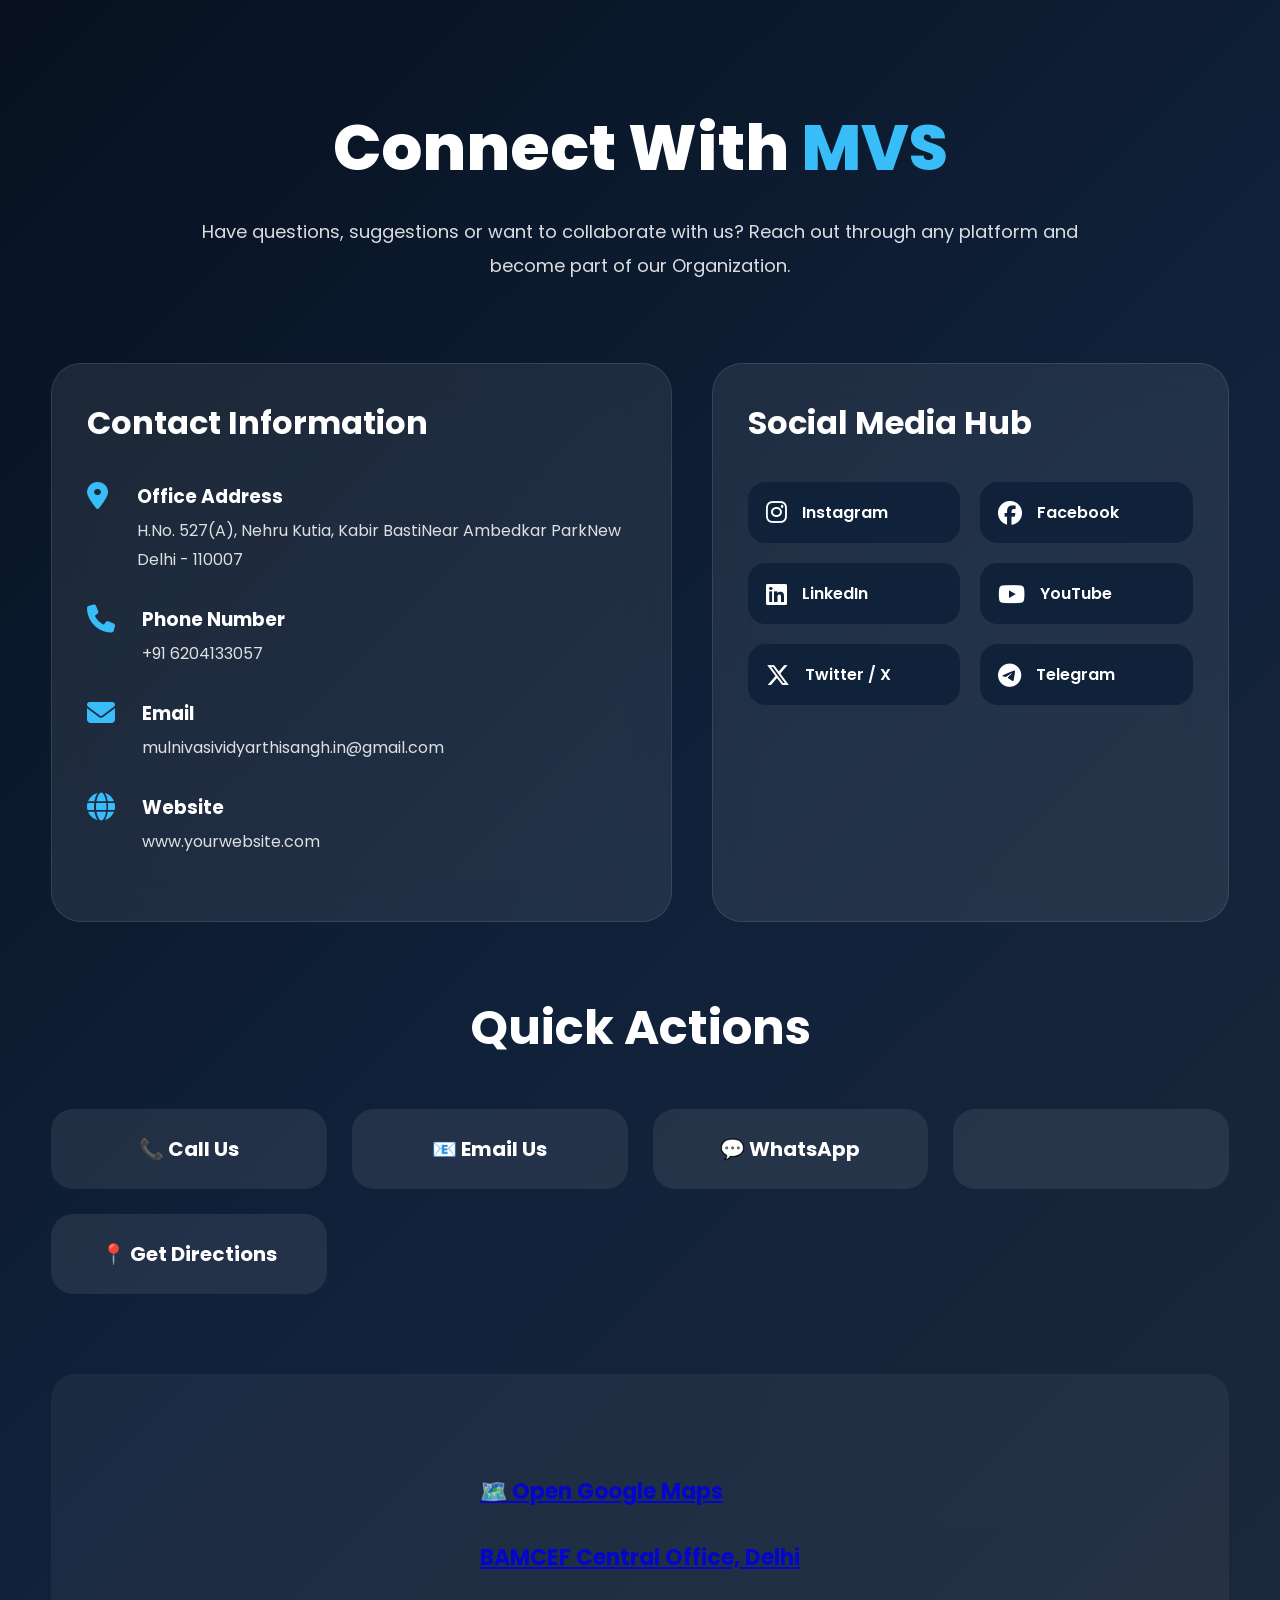
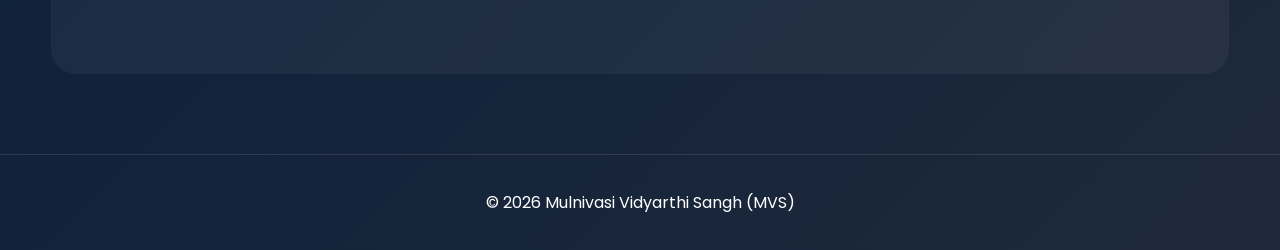
<file: Contact.html>
<!DOCTYPE html>
<html lang="en">

<head>

<meta charset="UTF-8">

<meta name="viewport" content="width=device-width, initial-scale=1.0">

<title>MVS Contact Hub</title>

<link rel="preconnect" href="https://fonts.googleapis.com">

<link rel="preconnect" href="https://fonts.gstatic.com" crossorigin>

<link href="https://fonts.googleapis.com/css2?family=Poppins:wght@300;400;500;600;700;800&display=swap" rel="stylesheet">

<link rel="stylesheet"
href="https://cdnjs.cloudflare.com/ajax/libs/font-awesome/6.6.0/css/all.min.css">

<style>

*{
margin:0;
padding:0;
box-sizing:border-box;
font-family:Poppins,sans-serif;
}

body{

background:

linear-gradient(
135deg,
#07111f,
#10213a,
#1e293b
);

color:#fff;

overflow-x:hidden;

}

/* HERO */

.hero{

padding:100px 20px 80px;

text-align:center;

}

.hero h1{

font-size:4rem;

font-weight:800;

margin-bottom:20px;

}

.hero span{

color:#38bdf8;

}

.hero p{

max-width:900px;

margin:auto;

font-size:18px;

line-height:1.9;

opacity:.85;

}

/* MAIN */

.container{

width:92%;

max-width:1500px;

margin:auto;

display:grid;

grid-template-columns:1.2fr 1fr;

gap:40px;

padding-bottom:70px;

}

/* CARDS */

.card{

background:

rgba(255,255,255,.08);

backdrop-filter:blur(20px);

border:

1px solid

rgba(255,255,255,.1);

padding:35px;

border-radius:30px;

}

.card h2{

font-size:2rem;

margin-bottom:35px;

}

/* CONTACT INFO */

.contact-item{

display:flex;

align-items:flex-start;

gap:20px;

margin-bottom:30px;

}

.contact-item i{

font-size:28px;

color:#38bdf8;

width:35px;

}

.contact-item h3{

margin-bottom:6px;

}

.contact-item p{

opacity:.85;

line-height:1.8;

}

/* SOCIAL */

.social-grid{

display:grid;

grid-template-columns:repeat(2,1fr);

gap:20px;

}

.social-btn{

text-decoration:none;

background:#10213a;

padding:18px;

border-radius:18px;

color:#fff;

display:flex;

align-items:center;

gap:15px;

font-weight:600;

transition:.3s;

}

.social-btn:hover{

transform:translateY(-6px);

background:#38bdf8;

color:#000;

}

.social-btn i{

font-size:24px;

}

/* QUICK ACTION */

.quick{

width:92%;

max-width:1500px;

margin:auto;

padding-bottom:80px;

}

.quick h2{

text-align:center;

font-size:3rem;

margin-bottom:45px;

}

.quick-grid{

display:grid;

grid-template-columns:

repeat(
auto-fit,
minmax(260px,1fr)
);

gap:25px;

}

.quick-btn{

text-decoration:none;

background:

rgba(255,255,255,.08);

padding:25px;

border-radius:22px;

text-align:center;

font-size:20px;

font-weight:700;

color:#fff;

transition:.3s;

}

.quick-btn:hover{

transform:translateY(-8px);

background:#38bdf8;

color:#000;

}

/* MAP */

.map{

height:300px;

border-radius:25px;

background:

rgba(255,255,255,.06);

display:flex;

justify-content:center;

align-items:center;

font-size:22px;

font-weight:700;

opacity:.8;

}

/* FOOTER */

footer{

padding:35px;

text-align:center;

border-top:

1px solid

rgba(255,255,255,.1);

}

/* MOBILE */

@media(max-width:900px){

.container{

grid-template-columns:1fr;

}

.hero h1{

font-size:2.7rem;

}

}

@media(max-width:768px){

.social-grid{

grid-template-columns:1fr;

}

.quick h2{

font-size:2.2rem;

}

.hero p{

font-size:16px;

}

}

</style>

</head>

<body>

<section class="hero">

<h1>

Connect With <span>MVS</span>

</h1>

<p>

Have questions, suggestions or want to collaborate with us? Reach out through any platform and become part of our Organization.

</p>

</section>

<section class="container">

<div class="card">

<h2>Contact Information</h2>

<div class="contact-item">

<i class="fa-solid fa-location-dot"></i>

<div>

<h3>Office Address</h3>

<p>

H.No. 527(A), Nehru Kutia, Kabir BastiNear Ambedkar ParkNew Delhi - 110007

</p>

</div>

</div>

<div class="contact-item">

<i class="fa-solid fa-phone"></i>

<div>

<h3>Phone Number</h3>

<p>

+91 6204133057

</p>

</div>

</div>

<div class="contact-item">

<i class="fa-solid fa-envelope"></i>

<div>

<h3>Email</h3>

<p>

mulnivasividyarthisangh.in@gmail.com

</p>

</div>

</div>

<div class="contact-item">

<i class="fa-solid fa-globe"></i>

<div>

<h3>Website</h3>

<p>

www.yourwebsite.com

</p>

</div>

</div>

</div>

<div class="card">

<h2>Social Media Hub</h2>

<div class="social-grid">

<a href="https://www.instagram.com/mntnewsnetwork.in/" class="social-btn">

<i class="fa-brands fa-instagram"></i>

Instagram

</a>

<a href="https://www.facebook.com/mulnivasividyarthisangh.mvs" class="social-btn">

<i class="fa-brands fa-facebook"></i>

Facebook

</a>

<a href="#" class="social-btn">

<i class="fa-brands fa-linkedin"></i>

LinkedIn

</a>

<a href="https://www.youtube.com/@MNTNewsNetwork" class="social-btn">

<i class="fa-brands fa-youtube"></i>

YouTube

</a>

<a href="https://x.com/Mulvidyarthi" class="social-btn">

<i class="fa-brands fa-x-twitter"></i>

Twitter / X

</a>

<a href="#" class="social-btn">

<i class="fa-brands fa-telegram"></i>

Telegram

</a>

</div>

</div>

</section>

<section class="quick">

<h2>

Quick Actions

</h2>

<div class="quick-grid">

<a href="tel: 6204133057"

class="quick-btn">

📞 Call Us

</a>

<a href="mailto:yourmail@gmail.com"

class="quick-btn">

📧 Email Us

</a>

<a href="mulnivasividyarthisangh.in@gmail.com"

class="quick-btn">

💬 WhatsApp

</a>

<a href="6204133057"

class="quick-btn">

<a

href="https://www.google.com/maps/place/BAMCEF+Central+Office,+Delhi/@28.6740747,77.2085881,17z/data=!3m1!4b1!4m6!3m5!1s0x390cfd3b3b6cb8e1:0xa30646a6872b7aa7!8m2!3d28.6740747!4d77.2085881!16s%2Fg%2F11ghfn69hk?entry=ttu&g_ep=EgoyMDI2MDYxNi4wIKXMDSoASAFQAw%3D%3D"

target="_blank"

class="quick-btn">

📍 Get Directions

</a>

</div>

</section>

<section class="quick">

<a

href="https://www.google.com/maps/place/BAMCEF+Central+Office,+Delhi/@28.6740747,77.2085881,17z/data=!3m1!4b1!4m6!3m5!1s0x390cfd3b3b6cb8e1:0xa30646a6872b7aa7!8m2!3d28.6740747!4d77.2085881!16s%2Fg%2F11ghfn69hk?entry=ttu&g_ep=EgoyMDI2MDYxNi4wIKXMDSoASAFQAw%3D%3D"

target="_blank"

class="map-link"

>

<div class="map">

🗺️ Open Google Maps

<br><br>

BAMCEF Central Office, Delhi

</div>

</a>
</section>

<footer>

© 2026 Mulnivasi Vidyarthi Sangh (MVS)

</footer>

</body>

</html>
</file>
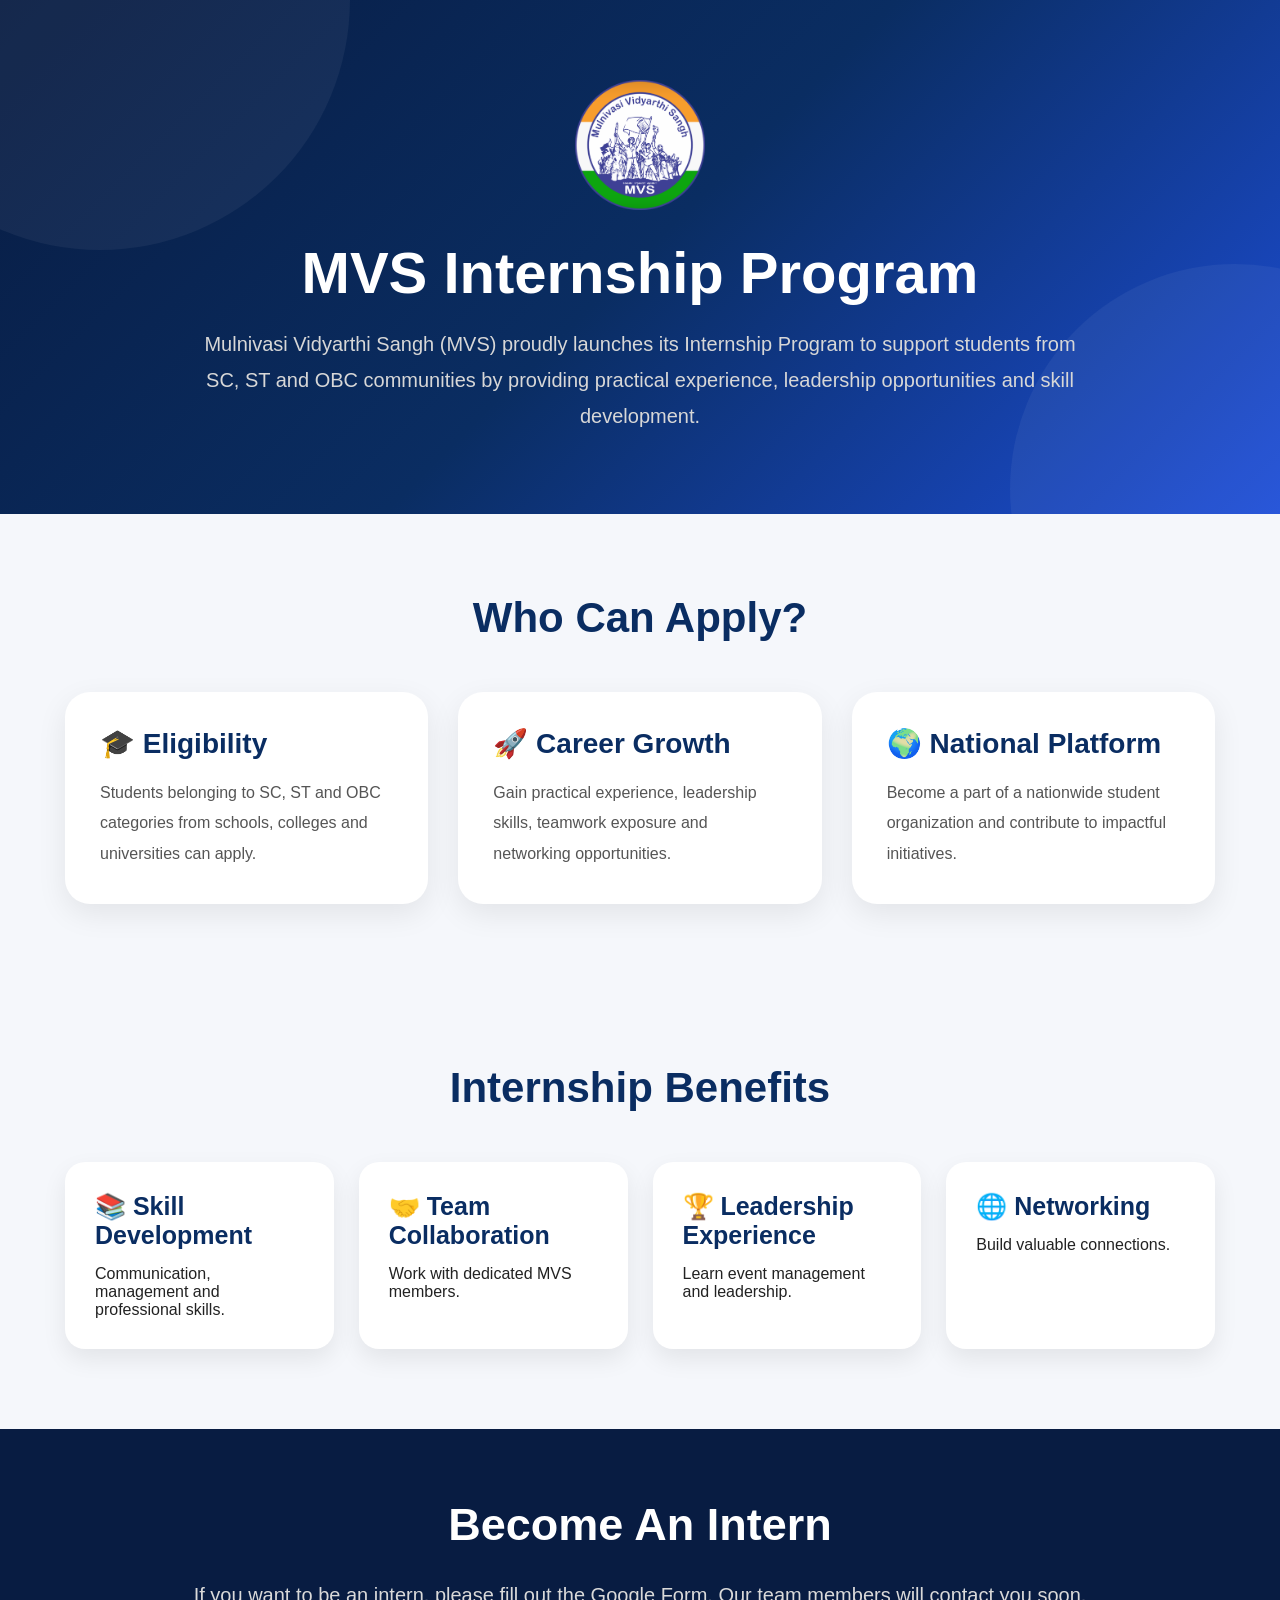
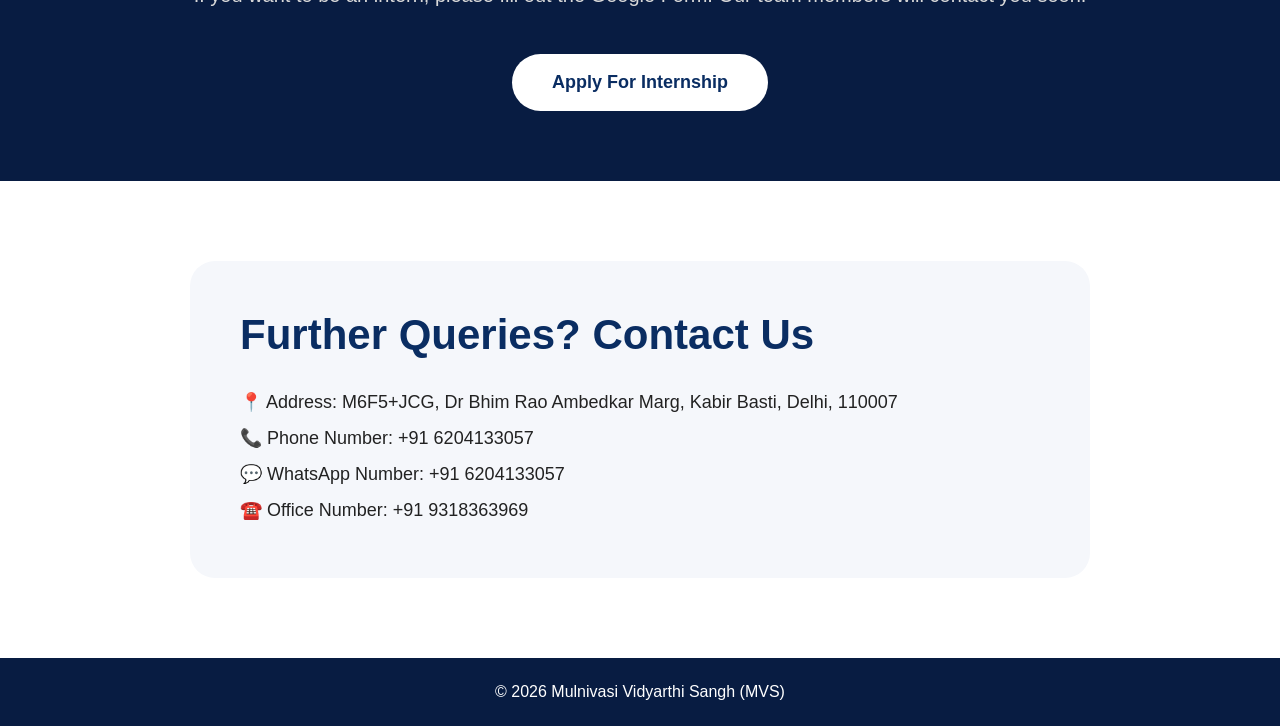
<file: Internship.html>
<!DOCTYPE html>
<html lang="en">

<head>

<meta charset="UTF-8">

<meta name="viewport" content="width=device-width, initial-scale=1.0">

<title>MVS Internship Program</title>

<style>

*{
margin:0;
padding:0;
box-sizing:border-box;
font-family:'Segoe UI',sans-serif;
}

body{

background:#f5f7fb;

overflow-x:hidden;

color:#222;

}

/* Hero */

.hero{

background:
linear-gradient(135deg,#081c42,#0a2d62,#1d4ed8);

padding:80px 25px;

text-align:center;

position:relative;

overflow:hidden;

}

.hero::before{

content:"";

position:absolute;

width:500px;

height:500px;

background:rgba(255,255,255,.05);

border-radius:50%;

top:-250px;

left:-150px;

}

.hero::after{

content:"";

position:absolute;

width:450px;

height:450px;

background:rgba(255,255,255,.05);

border-radius:50%;

right:-180px;

bottom:-200px;

}

.hero-content{

max-width:1100px;

margin:auto;

position:relative;

z-index:2;

}

.logo img{

width:130px;

margin-bottom:25px;

}

.hero h1{

font-size:58px;

color:#fff;

margin-bottom:20px;

}

.hero p{

max-width:900px;

margin:auto;

font-size:20px;

line-height:1.8;

color:#d7d7d7;

}

/* Section */

.section{

max-width:1200px;

margin:auto;

padding:80px 25px;

}

.title{

font-size:42px;

text-align:center;

margin-bottom:50px;

color:#0a2d62;

}

/* Cards */

.grid{

display:grid;

grid-template-columns:repeat(auto-fit,minmax(280px,1fr));

gap:30px;

}

.card{

background:#fff;

padding:35px;

border-radius:25px;

box-shadow:0 10px 30px rgba(0,0,0,.08);

transition:.3s;

}

.card:hover{

transform:translateY(-10px);

}

.card h3{

font-size:28px;

margin-bottom:18px;

color:#0a2d62;

}

.card p{

line-height:1.9;

color:#555;

}

/* Benefits */

.benefits{

display:grid;

grid-template-columns:repeat(auto-fit,minmax(250px,1fr));

gap:25px;

}

.benefit{

background:#fff;

padding:30px;

border-radius:20px;

box-shadow:0 10px 25px rgba(0,0,0,.08);

}

.benefit h4{

font-size:25px;

margin-bottom:15px;

color:#0a2d62;

}

/* CTA */

.cta{

background:#081c42;

padding:70px 25px;

text-align:center;

}

.cta h2{

font-size:45px;

color:#fff;

margin-bottom:25px;

}

.cta p{

font-size:20px;

color:#d9d9d9;

max-width:900px;

margin:auto;

line-height:1.9;

margin-bottom:40px;

}

.btn{

display:inline-block;

padding:18px 40px;

background:#fff;

color:#0a2d62;

text-decoration:none;

font-size:18px;

font-weight:700;

border-radius:50px;

transition:.3s;

}

.btn:hover{

transform:scale(1.05);

}

/* Contact */

.contact{

padding:80px 25px;

background:#fff;

}

.contact-box{

max-width:900px;

margin:auto;

background:#f5f7fb;

padding:50px;

border-radius:25px;

}

.contact-box h2{

font-size:42px;

margin-bottom:25px;

color:#0a2d62;

}

.contact-box p{

font-size:18px;

line-height:2;

}

.footer{

text-align:center;

padding:25px;

background:#081c42;

color:#fff;

}

/* Mobile */

@media(max-width:768px){

.hero h1{

font-size:38px;

}

.title{

font-size:32px;

}

.cta h2{

font-size:32px;

}

}

</style>

</head>

<body>

<!-- HERO -->

<section class="hero">

<div class="hero-content">

<div class="logo">

<img src="mvs_logo.png">

</div>

<h1>MVS Internship Program</h1>

<p>

Mulnivasi Vidyarthi Sangh (MVS) proudly launches its Internship Program to support students from SC, ST and OBC communities by providing practical experience, leadership opportunities and skill development.

</p>

</div>

</section>

<!-- ABOUT -->

<section class="section">

<h2 class="title">Who Can Apply?</h2>

<div class="grid">

<div class="card">

<h3>🎓 Eligibility</h3>

<p>

Students belonging to SC, ST and OBC categories from schools, colleges and universities can apply.

</p>

</div>

<div class="card">

<h3>🚀 Career Growth</h3>

<p>

Gain practical experience, leadership skills, teamwork exposure and networking opportunities.

</p>

</div>

<div class="card">

<h3>🌍 National Platform</h3>

<p>

Become a part of a nationwide student organization and contribute to impactful initiatives.

</p>

</div>

</div>

</section>

<!-- BENEFITS -->

<section class="section">

<h2 class="title">Internship Benefits</h2>

<div class="benefits">

<div class="benefit">

<h4>📚 Skill Development</h4>

<p>Communication, management and professional skills.</p>

</div>

<div class="benefit">

<h4>🤝 Team Collaboration</h4>

<p>Work with dedicated MVS members.</p>

</div>

<div class="benefit">

<h4>🏆 Leadership Experience</h4>

<p>Learn event management and leadership.</p>

</div>

<div class="benefit">

<h4>🌐 Networking</h4>

<p>Build valuable connections.</p>

</div>

</div>

</section>

<!-- FORM -->

<section class="cta">

<h2>Become An Intern</h2>

<p>

If you want to be an intern, please fill out the Google Form. Our team members will contact you soon.

</p>

<a href="https://forms.gle/YOUR_GOOGLE_FORM"

target="_blank"

class="btn">

Apply For Internship

</a>

</section>

<!-- CONTACT -->

<section class="contact">

<div class="contact-box">

<h2>Further Queries? Contact Us</h2>

<p>

📍 Address: M6F5+JCG, Dr Bhim Rao Ambedkar Marg, Kabir Basti, Delhi, 110007

</p>

<p>

📞 Phone Number: +91 6204133057

</p>

<p>

💬 WhatsApp Number: +91 6204133057

</p>

<p>

☎️ Office Number: +91 9318363969

</p>

</div>

</section>

<div class="footer">

© 2026 Mulnivasi Vidyarthi Sangh (MVS)

</div>

</body>

</html>
</file>
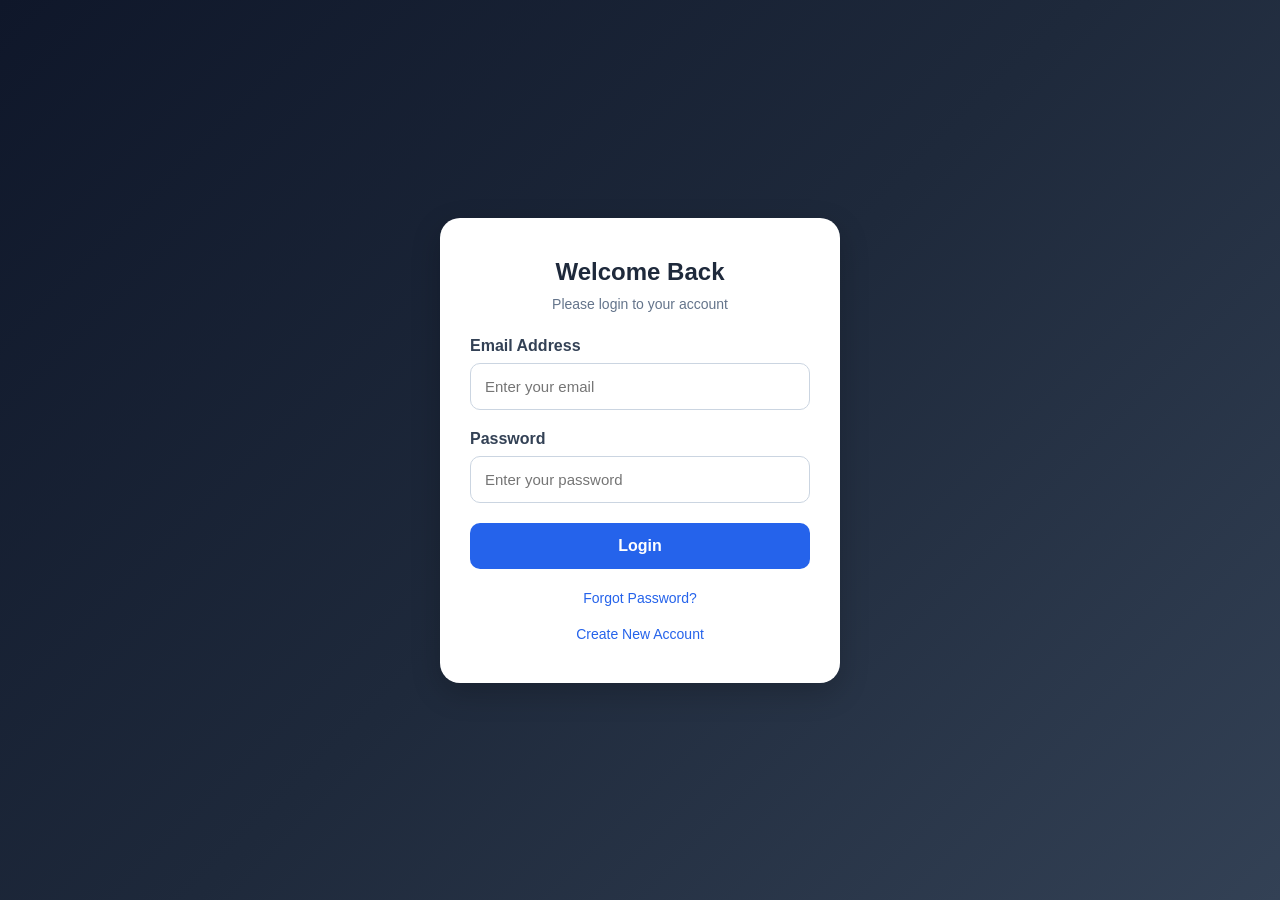
<file: loging.html>
<!DOCTYPE html>
<html lang="en">
<head>
<meta charset="UTF-8">
<meta name="viewport" content="width=device-width, initial-scale=1.0">
<title>Login Page</title>

<style>
*{
    margin:0;
    padding:0;
    box-sizing:border-box;
    font-family:'Segoe UI',sans-serif;
}

body{
    min-height:100vh;
    display:flex;
    justify-content:center;
    align-items:center;
    background:linear-gradient(135deg,#0f172a,#1e293b,#334155);
    padding:20px;
}

.login-container{
    width:100%;
    max-width:400px;
}

.login-box{
    background:#fff;
    padding:40px 30px;
    border-radius:20px;
    box-shadow:0 10px 30px rgba(0,0,0,0.2);
}

.login-box h2{
    text-align:center;
    margin-bottom:10px;
    color:#1e293b;
}

.login-box p{
    text-align:center;
    color:#64748b;
    margin-bottom:25px;
    font-size:14px;
}

.input-group{
    margin-bottom:20px;
}

.input-group label{
    display:block;
    margin-bottom:8px;
    color:#334155;
    font-weight:600;
}

.input-group input{
    width:100%;
    padding:14px;
    border:1px solid #cbd5e1;
    border-radius:10px;
    outline:none;
    font-size:15px;
    transition:.3s;
}

.input-group input:focus{
    border-color:#2563eb;
    box-shadow:0 0 10px rgba(37,99,235,0.2);
}

.login-btn{
    width:100%;
    padding:14px;
    border:none;
    border-radius:10px;
    background:#2563eb;
    color:#fff;
    font-size:16px;
    font-weight:bold;
    cursor:pointer;
    transition:.3s;
}

.login-btn:hover{
    background:#1d4ed8;
}

.extra-links{
    text-align:center;
    margin-top:20px;
}

.extra-links a{
    text-decoration:none;
    color:#2563eb;
    font-size:14px;
}

.extra-links a:hover{
    text-decoration:underline;
}

@media(max-width:480px){
    .login-box{
        padding:30px 20px;
    }

    .login-box h2{
        font-size:24px;
    }
}
</style>
</head>
<body>

<div class="login-container">
    <div class="login-box">
        <h2>Welcome Back</h2>
        <p>Please login to your account</p>

        <form>
            <div class="input-group">
                <label>Email Address</label>
                <input type="email" placeholder="Enter your email" required>
            </div>

            <div class="input-group">
                <label>Password</label>
                <input type="password" placeholder="Enter your password" required>
            </div>

            <button type="submit" class="login-btn">
                Login
            </button>
        </form>

        <div class="extra-links">
            <a href="#">Forgot Password?</a>
            <br><br>
            <a href="#">Create New Account</a>
        </div>
    </div>
</div>

</body>
</html>
</file>
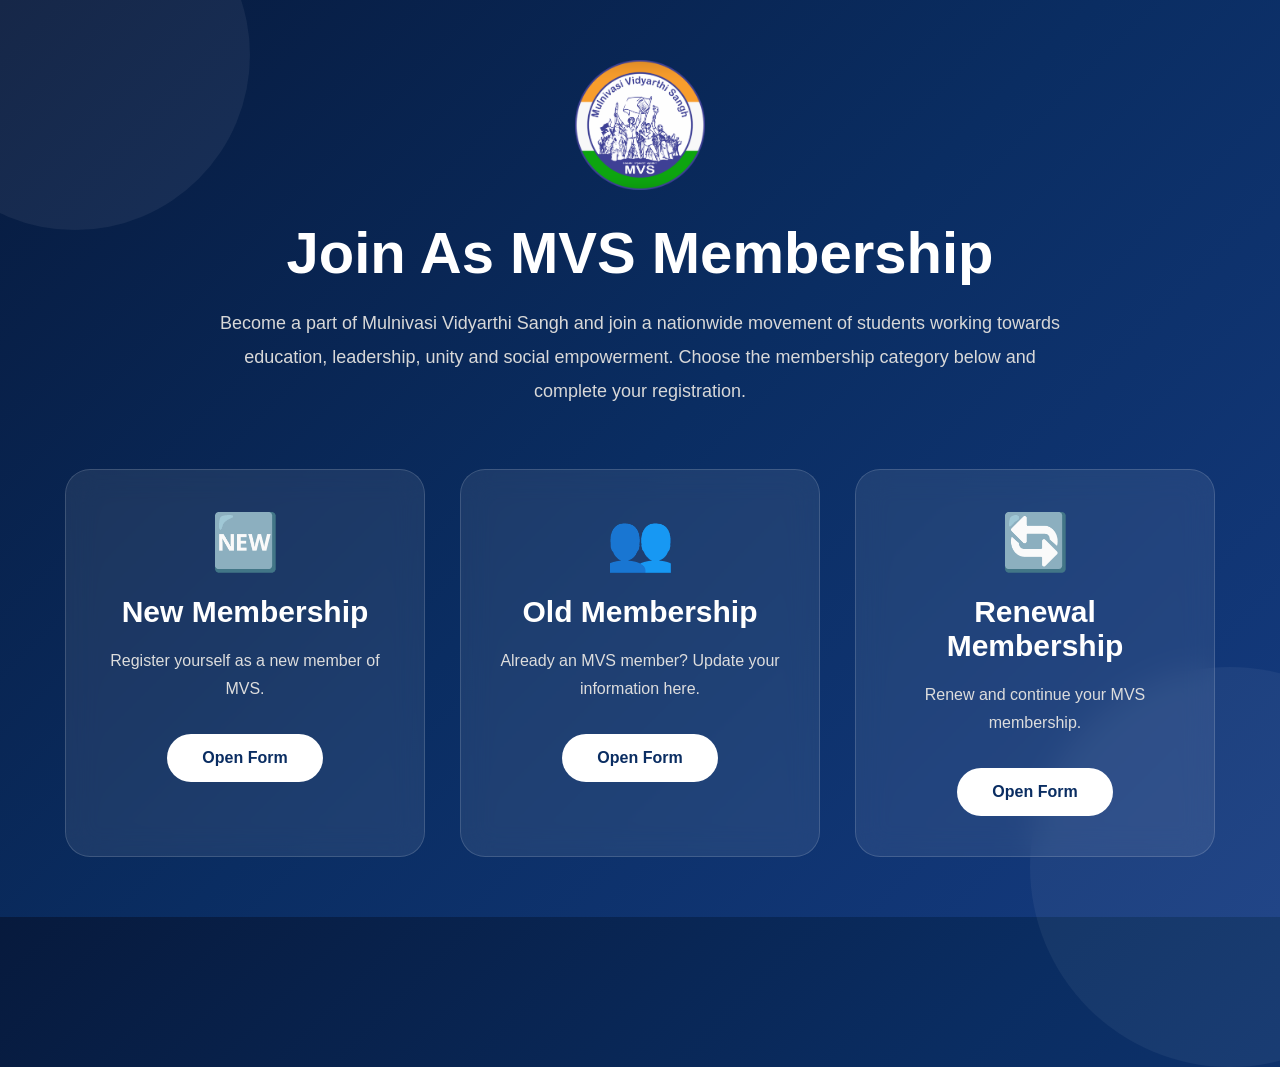
<file: MVS-Membership.html>
<!DOCTYPE html>

<html lang="en">

<head>

<meta charset="UTF-8">

<meta name="viewport" content="width=device-width, initial-scale=1.0">

<title>Join As MVS Membership</title>

<style>

*{
margin:0;
padding:0;
box-sizing:border-box;
font-family:'Segoe UI',sans-serif;
}

body{

background:
linear-gradient(135deg,#071a3d,#0a2d62,#153b80);

min-height:100vh;

overflow-x:hidden;

position:relative;

}

/* Background circles */

body::before{

content:"";

position:absolute;

width:350px;

height:350px;

background:rgba(255,255,255,0.06);

border-radius:50%;

top:-120px;

left:-100px;

}

body::after{

content:"";

position:absolute;

width:400px;

height:400px;

background:rgba(255,255,255,0.05);

border-radius:50%;

bottom:-150px;

right:-150px;

}

.container{

max-width:1200px;

margin:auto;

padding:60px 25px;

text-align:center;

position:relative;

z-index:2;

}

/* Logo */

.logo img{

width:130px;

margin-bottom:25px;

}

/* Heading */

h1{

font-size:58px;

color:#fff;

margin-bottom:20px;

font-weight:800;

}

.description{

max-width:850px;

margin:auto;

font-size:18px;

line-height:1.9;

color:#d8d8d8;

margin-bottom:60px;

}

/* Cards */

.cards{

display:grid;

grid-template-columns:repeat(auto-fit,minmax(320px,1fr));

gap:35px;

}

/* Card */

.card{

background:rgba(255,255,255,0.08);

backdrop-filter:blur(15px);

border:1px solid rgba(255,255,255,0.15);

border-radius:25px;

padding:40px 30px;

transition:.4s;

}

.card:hover{

transform:translateY(-12px);

}

.icon{

font-size:55px;

margin-bottom:20px;

}

.card h2{

color:#fff;

font-size:30px;

margin-bottom:18px;

}

.card p{

color:#ddd;

line-height:1.8;

margin-bottom:30px;

}

/* Button */

.btn{

display:inline-block;

padding:15px 35px;

text-decoration:none;

background:#fff;

color:#0a2d62;

font-weight:700;

border-radius:50px;

transition:.3s;

}

.btn:hover{

transform:scale(1.08);

}

/* Mobile */

@media(max-width:768px){

h1{

font-size:38px;

}

.description{

font-size:16px;

}

}

</style>

</head>

<body>

<div class="container">

<div class="logo">

<img src="mvs_logo.png" alt="MVS Logo">

</div>

<h1>Join As MVS Membership</h1>

<p class="description">

Become a part of Mulnivasi Vidyarthi Sangh and join a nationwide movement of students working towards education, leadership, unity and social empowerment.

Choose the membership category below and complete your registration.

</p>

<div class="cards">

<!-- New -->

<div class="card">

<div class="icon">🆕</div>

<h2>New Membership</h2>

<p>

Register yourself as a new member of MVS.

</p>

<a href="https://forms.gle/7r1DstPYm4Jdz3Fn8"

target="_blank"

class="btn">

Open Form

</a>

</div>

<!-- Old -->

<div class="card">

<div class="icon">👥</div>

<h2>Old Membership</h2>

<p>

Already an MVS member? Update your information here.

</p>

<a href="https://forms.gle/your_old_form"

target="_blank"

class="btn">

Open Form

</a>

</div>

<!-- Renewal -->

<div class="card">

<div class="icon">🔄</div>

<h2>Renewal Membership</h2>

<p>

Renew and continue your MVS membership.

</p>

<a href="https://forms.gle/your_renewal_form"

target="_blank"

class="btn">

Open Form

</a>

</div>

</div>

</div>

</body>

</html>
</file>
